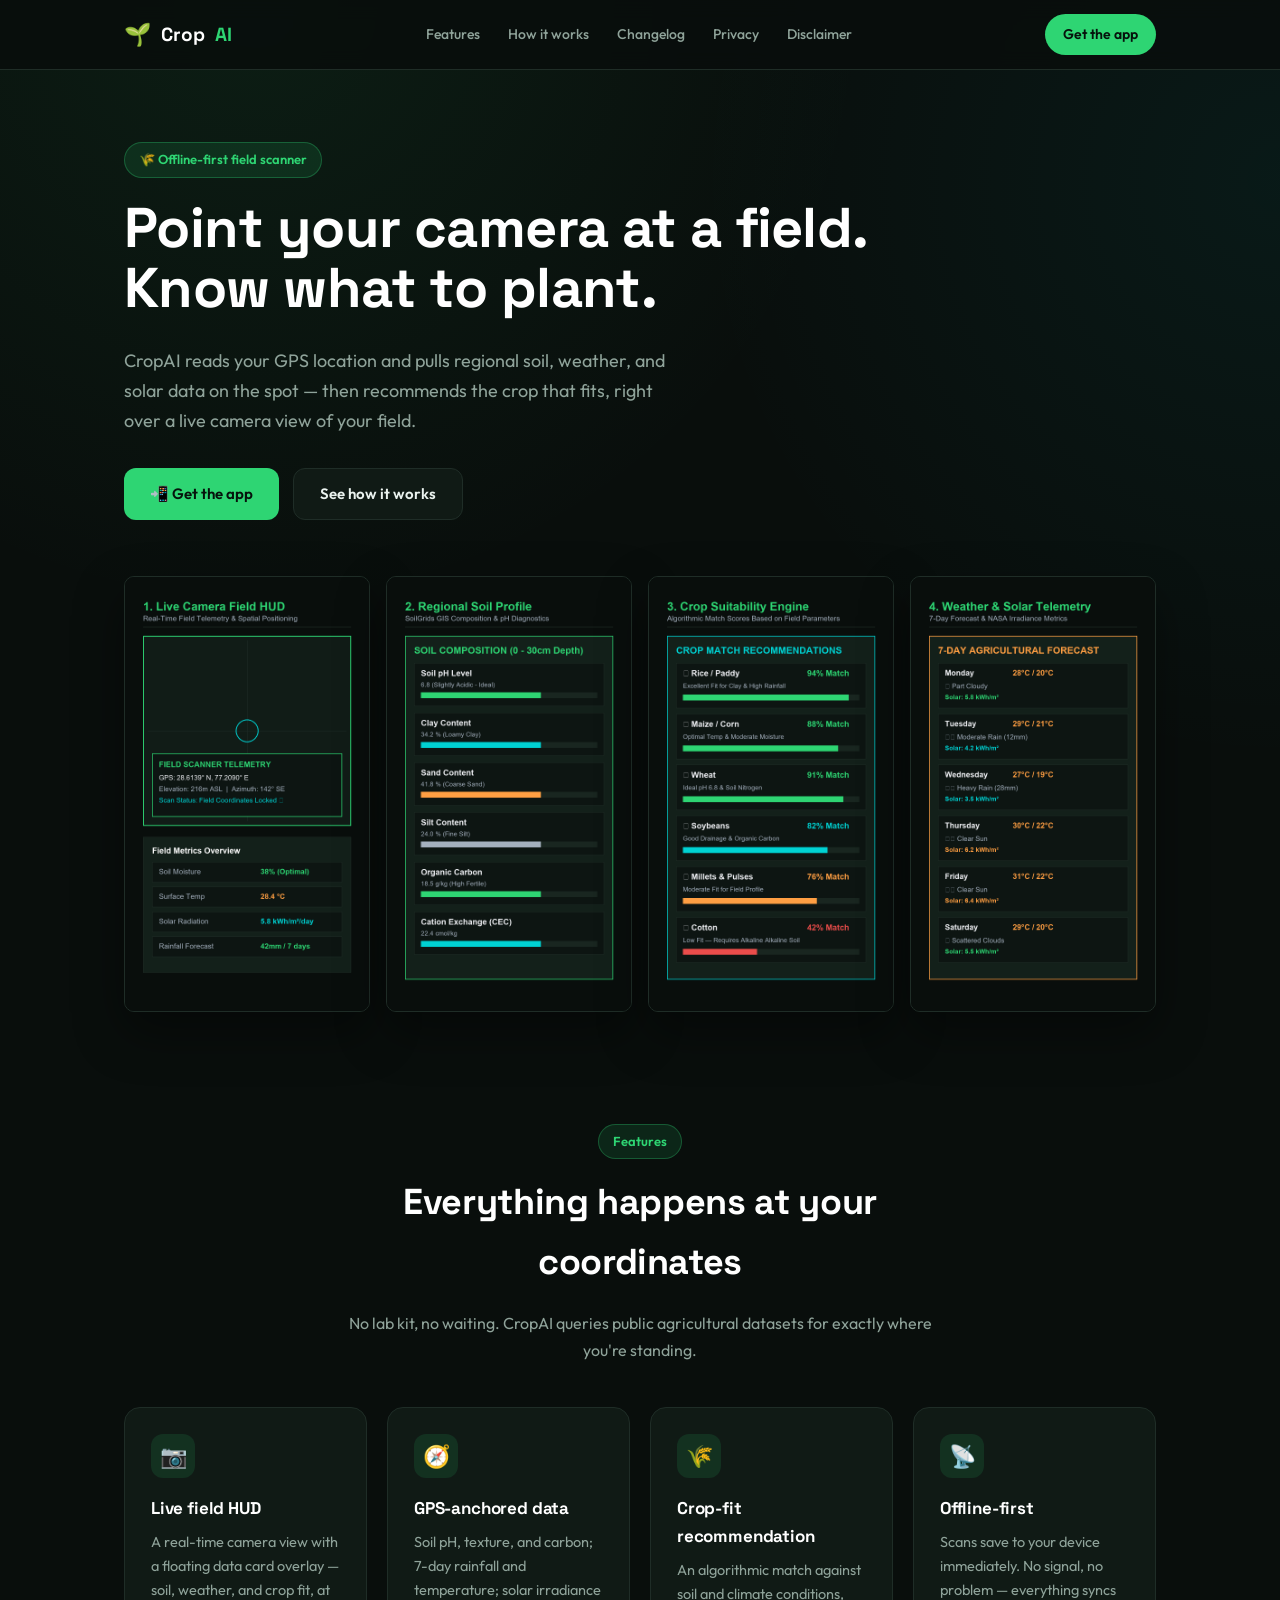
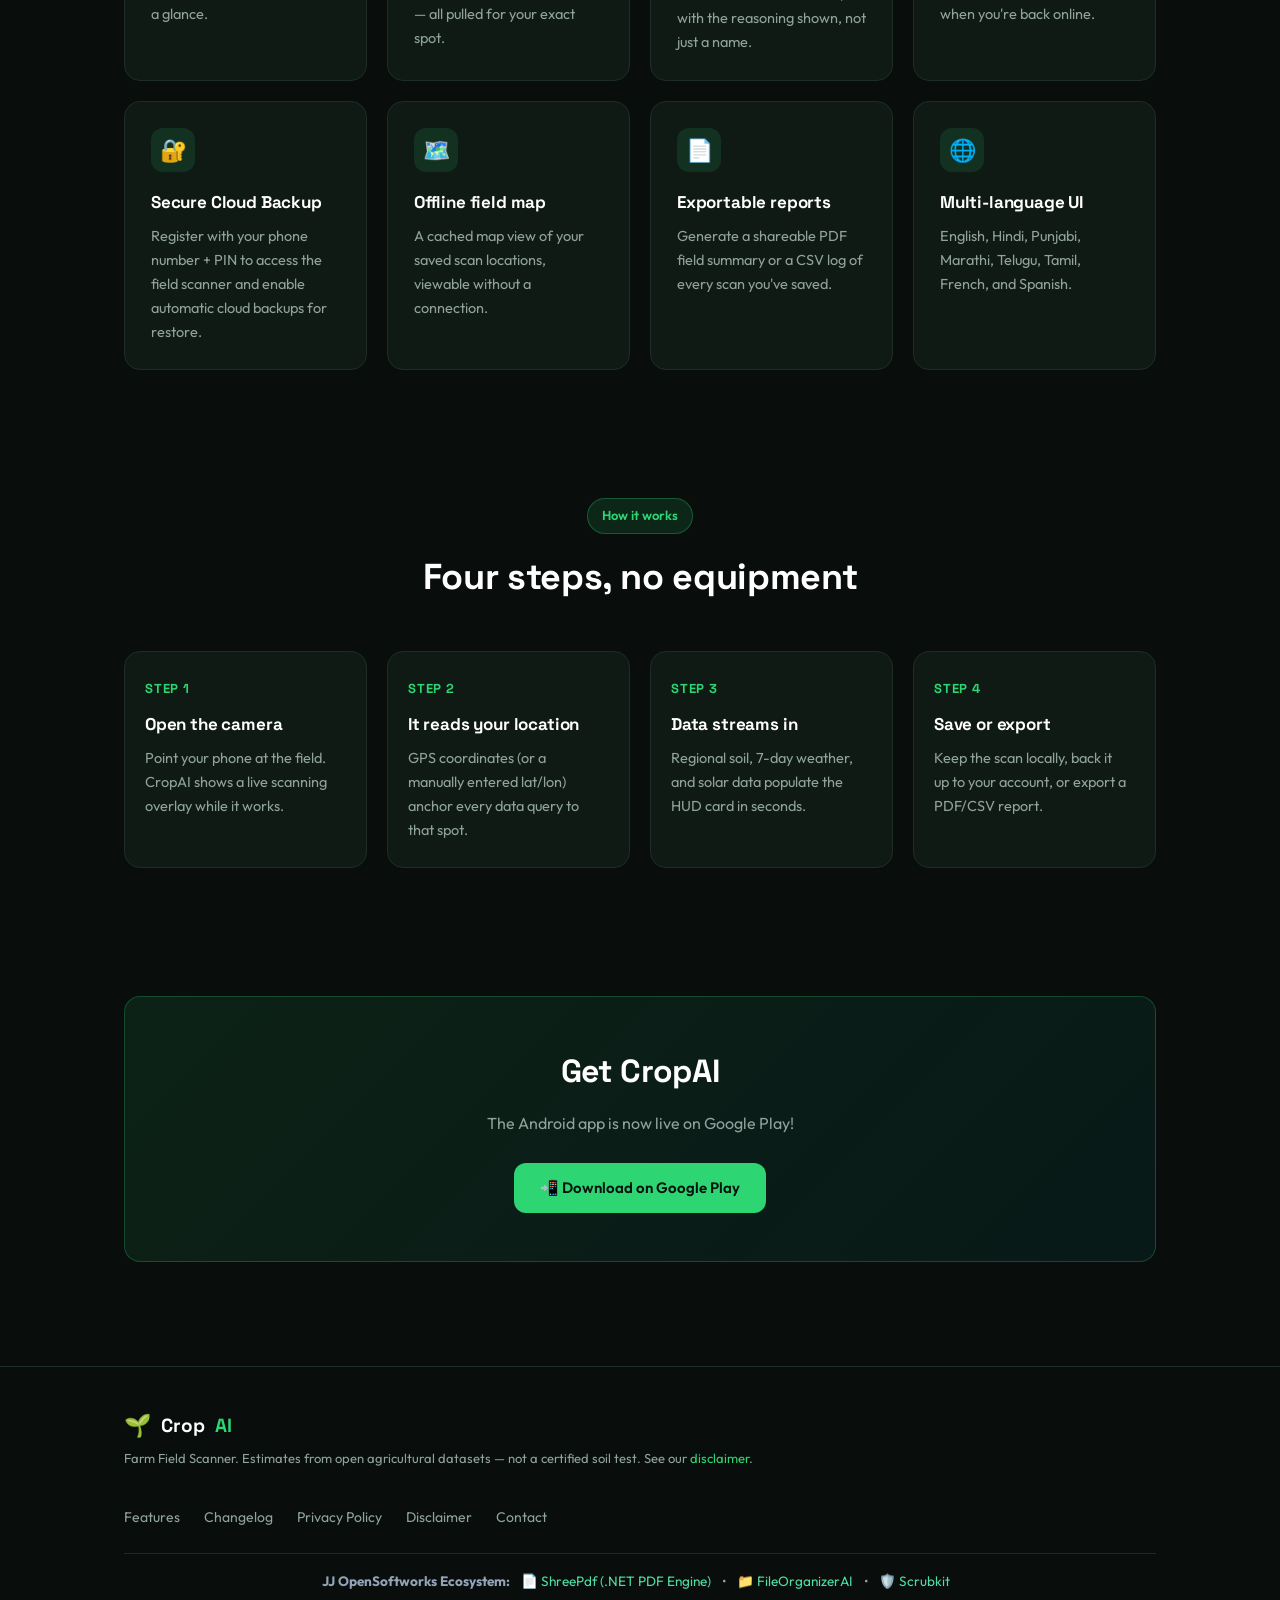
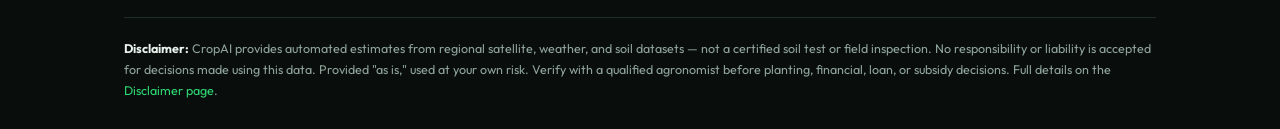
<file: index.html>
<!--
  Copyright (c) 2026 jjopensoftworks-blip. All rights reserved.
-->

<!DOCTYPE html>
<html lang="en">
<head>
<meta charset="UTF-8">
<meta name="viewport" content="width=device-width, initial-scale=1.0">
<meta name="theme-color" content="#090e0c">
<title>CropAI — Point your camera at a field, get soil, weather & crop data</title>
<meta name="description" content="CropAI turns your phone's camera and GPS into a field scanner — instant regional soil, weather, and crop-suitability data, offline-first.">
<meta name="keywords" content="crop ai, farm scanner, soil analysis app, agriculture ai, crop suitability, smart farming android app, offline farm scanner, jj opensoftworks">
<meta name="author" content="JJ OpenSoftworks">
<link rel="canonical" href="https://jjopensoftworks-blip.github.io/CropAIPage/">
<meta name="google-site-verification" content="google909fa6d2d0d9e6a4">

<!-- Anti-AI Scraping & Content Protection Directives -->
<meta name="robots" content="index, follow, max-image-preview:large, max-snippet:-1">
<meta name="tdm-reservation" content="1">
<meta name="robots" content="noai, noimageai">

<meta property="og:type" content="website">
<meta property="og:title" content="CropAI — Farm Field Scanner">
<meta property="og:description" content="Point your camera at a field. Get soil, weather, and crop-fit data for that exact spot.">
<meta property="og:image" content="https://jjopensoftworks-blip.github.io/CropAIPage/assets/feature_graphic.png">
<meta property="og:url" content="https://jjopensoftworks-blip.github.io/CropAIPage/">
<meta name="twitter:card" content="summary_large_image">

<!-- Structured Data (JSON-LD) for Google Rich Search Results -->
<script type="application/ld+json">
{
  "@context": "https://schema.org",
  "@type": "SoftwareApplication",
  "name": "CropAI",
  "operatingSystem": "Android",
  "applicationCategory": "UtilitiesApplication",
  "offers": {
    "@type": "Offer",
    "price": "0",
    "priceCurrency": "USD"
  },
  "description": "Offline-first agricultural field scanner and regional soil/weather analytics tool.",
  "url": "https://jjopensoftworks-blip.github.io/CropAIPage/",
  "author": {
    "@type": "Organization",
    "name": "JJ OpenSoftworks",
    "url": "https://github.com/jjopensoftworks-blip"
  }
}
</script>
<link rel="icon" type="image/svg+xml" href="assets/favicon.svg">
<link rel="preconnect" href="https://fonts.googleapis.com">
<link rel="preconnect" href="https://fonts.gstatic.com" crossorigin>
<link href="https://fonts.googleapis.com/css2?family=Outfit:wght@300;400;500;600;700&family=Space+Grotesk:wght@500;700&display=swap" rel="stylesheet">
<link rel="stylesheet" href="site.css">
</head>
<body>

<nav class="nav">
  <div class="nav-inner">
    <a href="index.html" class="brand"><span class="leaf">🌱</span>Crop<span class="accent">AI</span></a>
    <div class="nav-links">
      <a href="index.html#features">Features</a>
      <a href="index.html#how-it-works">How it works</a>
      <a href="changelog.html">Changelog</a>
      <a href="privacy-policy.html">Privacy</a>
      <a href="disclaimer.html">Disclaimer</a>
    </div>
    <a href="#get-app" class="nav-cta">Get the app</a>
  </div>
</nav>

<header class="hero">
  <div class="container">
    <span class="eyebrow">🌾 Offline-first field scanner</span>
    <h1>Point your camera at a field.<br>Know what to plant.</h1>
    <p class="lede">CropAI reads your GPS location and pulls regional soil, weather, and solar
      data on the spot — then recommends the crop that fits, right over a live camera view of
      your field.</p>
    <div class="hero-actions">
      <a href="#get-app" class="btn btn-primary">📲 Get the app</a>
      <a href="index.html#how-it-works" class="btn btn-secondary">See how it works</a>
    </div>
    <div class="shot-strip">
      <img src="assets/screenshot1.png" alt="CropAI live field scan HUD">
      <img src="assets/screenshot2.png" alt="CropAI soil and weather data card">
      <img src="assets/screenshot3.png" alt="CropAI crop recommendation">
      <img src="assets/screenshot4.png" alt="CropAI saved scan history">
    </div>
  </div>
</header>

<section id="features">
  <div class="container">
    <div class="section-head">
      <span class="eyebrow">Features</span>
      <h2>Everything happens at your coordinates</h2>
      <p>No lab kit, no waiting. CropAI queries public agricultural datasets for exactly where
        you're standing.</p>
    </div>
    <div class="grid grid-4">
      <div class="card">
        <div class="icon">📷</div>
        <h3>Live field HUD</h3>
        <p>A real-time camera view with a floating data card overlay — soil, weather, and crop
          fit, at a glance.</p>
      </div>
      <div class="card">
        <div class="icon">🧭</div>
        <h3>GPS-anchored data</h3>
        <p>Soil pH, texture, and carbon; 7-day rainfall and temperature; solar irradiance — all
          pulled for your exact spot.</p>
      </div>
      <div class="card">
        <div class="icon">🌾</div>
        <h3>Crop-fit recommendation</h3>
        <p>An algorithmic match against soil and climate conditions, with the reasoning shown,
          not just a name.</p>
      </div>
      <div class="card">
        <div class="icon">📡</div>
        <h3>Offline-first</h3>
        <p>Scans save to your device immediately. No signal, no problem — everything syncs when
          you're back online.</p>
      </div>
      <div class="card">
        <div class="icon">🔐</div>
        <h3>Secure Cloud Backup</h3>
        <p>Register with your phone number + PIN to access the field scanner and enable automatic cloud backups for restore.</p>
      </div>
      <div class="card">
        <div class="icon">🗺️</div>
        <h3>Offline field map</h3>
        <p>A cached map view of your saved scan locations, viewable without a connection.</p>
      </div>
      <div class="card">
        <div class="icon">📄</div>
        <h3>Exportable reports</h3>
        <p>Generate a shareable PDF field summary or a CSV log of every scan you've saved.</p>
      </div>
      <div class="card">
        <div class="icon">🌐</div>
        <h3>Multi-language UI</h3>
        <p>English, Hindi, Punjabi, Marathi, Telugu, Tamil, French, and Spanish.</p>
      </div>
    </div>
  </div>
</section>

<section id="how-it-works">
  <div class="container">
    <div class="section-head">
      <span class="eyebrow">How it works</span>
      <h2>Four steps, no equipment</h2>
    </div>
    <div class="grid grid-4 steps">
      <div class="card step">
        <span class="num">STEP 1</span>
        <h3>Open the camera</h3>
        <p>Point your phone at the field. CropAI shows a live scanning overlay while it works.</p>
      </div>
      <div class="card step">
        <span class="num">STEP 2</span>
        <h3>It reads your location</h3>
        <p>GPS coordinates (or a manually entered lat/lon) anchor every data query to that spot.</p>
      </div>
      <div class="card step">
        <span class="num">STEP 3</span>
        <h3>Data streams in</h3>
        <p>Regional soil, 7-day weather, and solar data populate the HUD card in seconds.</p>
      </div>
      <div class="card step">
        <span class="num">STEP 4</span>
        <h3>Save or export</h3>
        <p>Keep the scan locally, back it up to your account, or export a PDF/CSV report.</p>
      </div>
    </div>
  </div>
</section>

<section id="get-app">
  <div class="container">
    <div class="banner">
      <h2>Get CropAI</h2>
      <p>The Android app is now live on Google Play!</p>
      <a href="https://play.google.com/store/apps/details?id=com.cropai.tier" class="btn btn-primary" target="_blank" rel="noopener">📲 Download on Google Play</a>
    </div>
  </div>
</section>

<footer>
  <div class="container">
    <div class="footer-inner">
      <div>
        <div class="brand"><span class="leaf">🌱</span>Crop<span class="accent">AI</span></div>
        <p class="footer-meta">Farm Field Scanner. Estimates from open agricultural datasets —
          not a certified soil test. See our <a href="disclaimer.html">disclaimer</a>.</p>
      </div>
      <div class="footer-links">
        <a href="index.html#features">Features</a>
        <a href="changelog.html">Changelog</a>
        <a href="privacy-policy.html">Privacy Policy</a>
        <a href="disclaimer.html">Disclaimer</a>
        <a href="mailto:jjopensoftworks@gmail.com">Contact</a>
      </div>
    </div>
    <div style="margin-top: 1.5rem; padding-top: 1rem; border-top: 1px solid rgba(255,255,255,0.1); font-size: 0.85rem; color: #94a3b8; text-align: center;">
      <strong>JJ OpenSoftworks Ecosystem:</strong> 
      <a href="https://jjopensoftworks-blip.github.io/ShreePdfPage/" target="_blank" style="color: #4edea3; margin: 0 8px; text-decoration: none;">📄 ShreePdf (.NET PDF Engine)</a> • 
      <a href="https://jjopensoftworks-blip.github.io/FileOrganizerAIPage/" target="_blank" style="color: #4edea3; margin: 0 8px; text-decoration: none;">📁 FileOrganizerAI</a> • 
      <a href="https://jjopensoftworks-blip.github.io/Scrubkit/" target="_blank" style="color: #4edea3; margin: 0 8px; text-decoration: none;">🛡️ Scrubkit</a>
    </div>
    <div class="disclaimer-strip">
      <strong>Disclaimer:</strong> CropAI provides automated estimates from regional satellite,
      weather, and soil datasets — not a certified soil test or field inspection. No
      responsibility or liability is accepted for decisions made using this data. Provided "as
      is," used at your own risk. Verify with a qualified agronomist before planting, financial,
      loan, or subsidy decisions. Full details on the <a href="disclaimer.html">Disclaimer
      page</a>.
    </div>
  </div>
</footer>

</body>
</html>
</file>
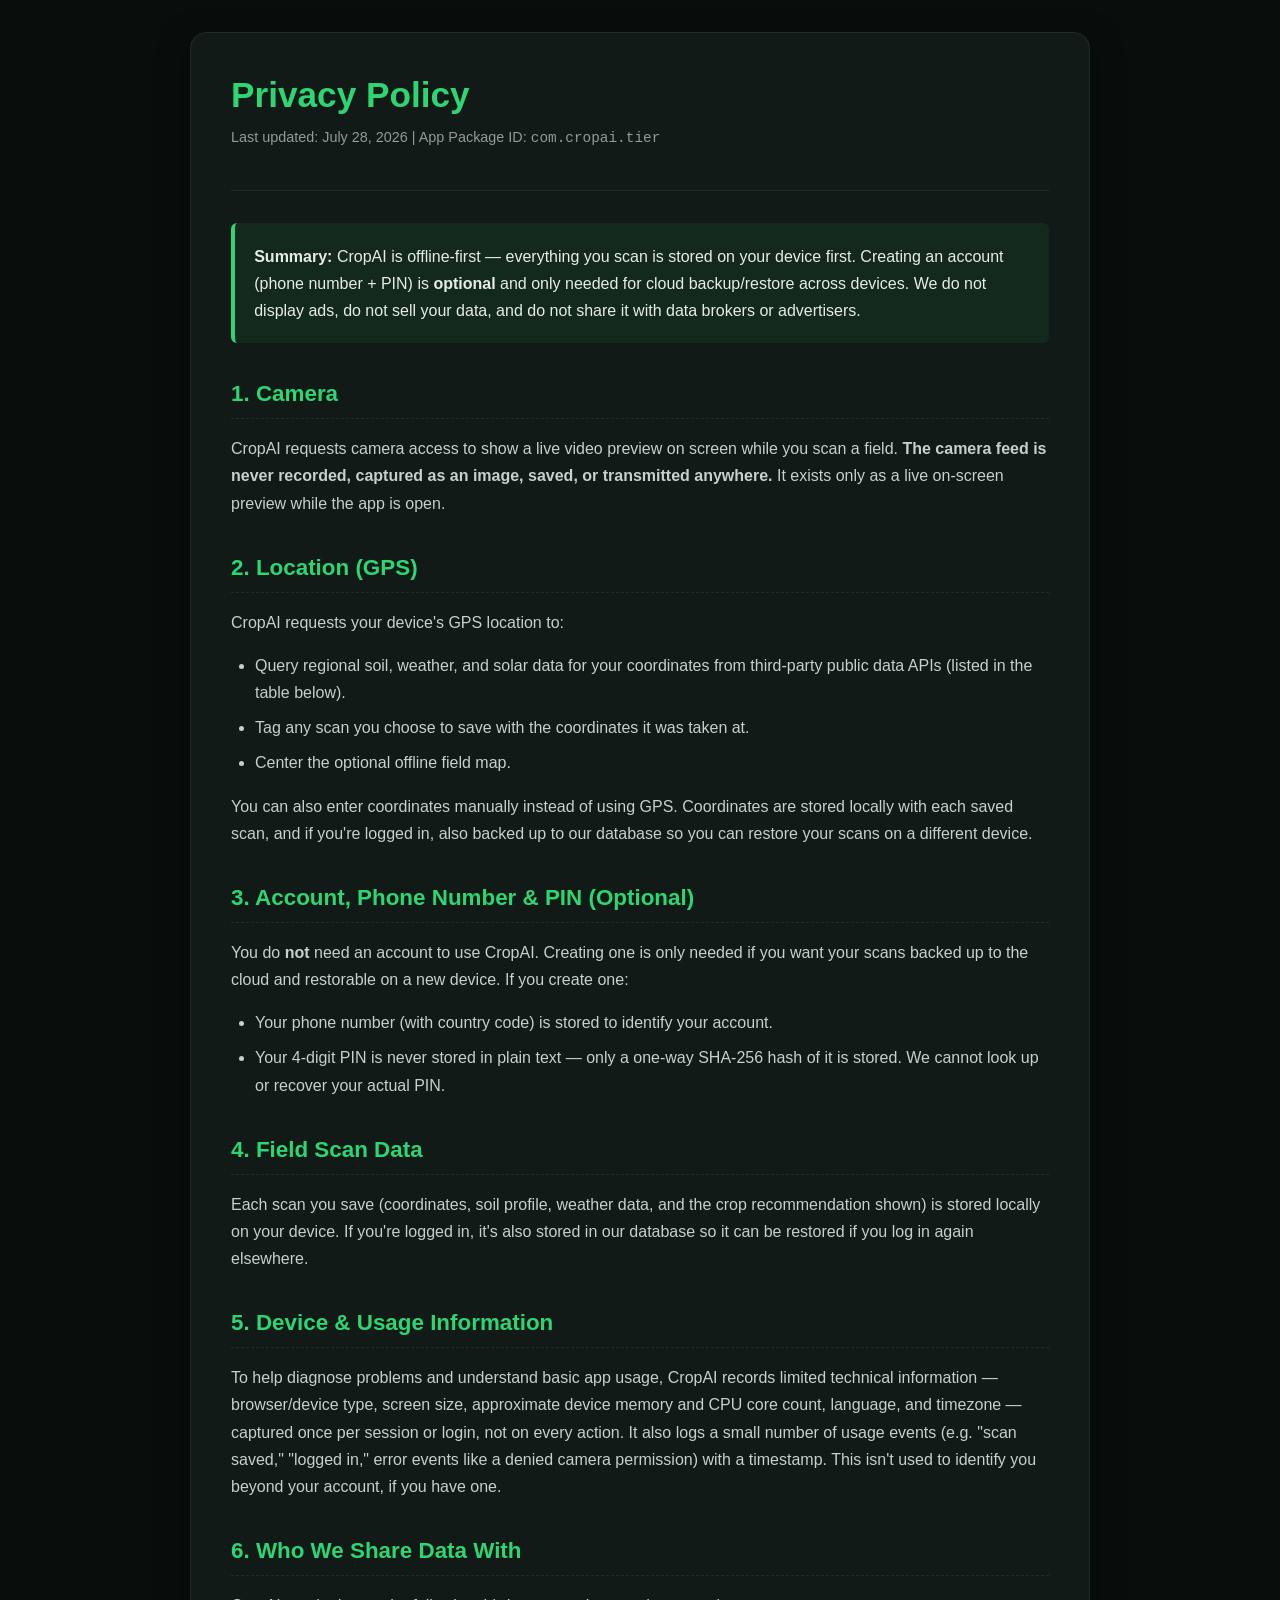
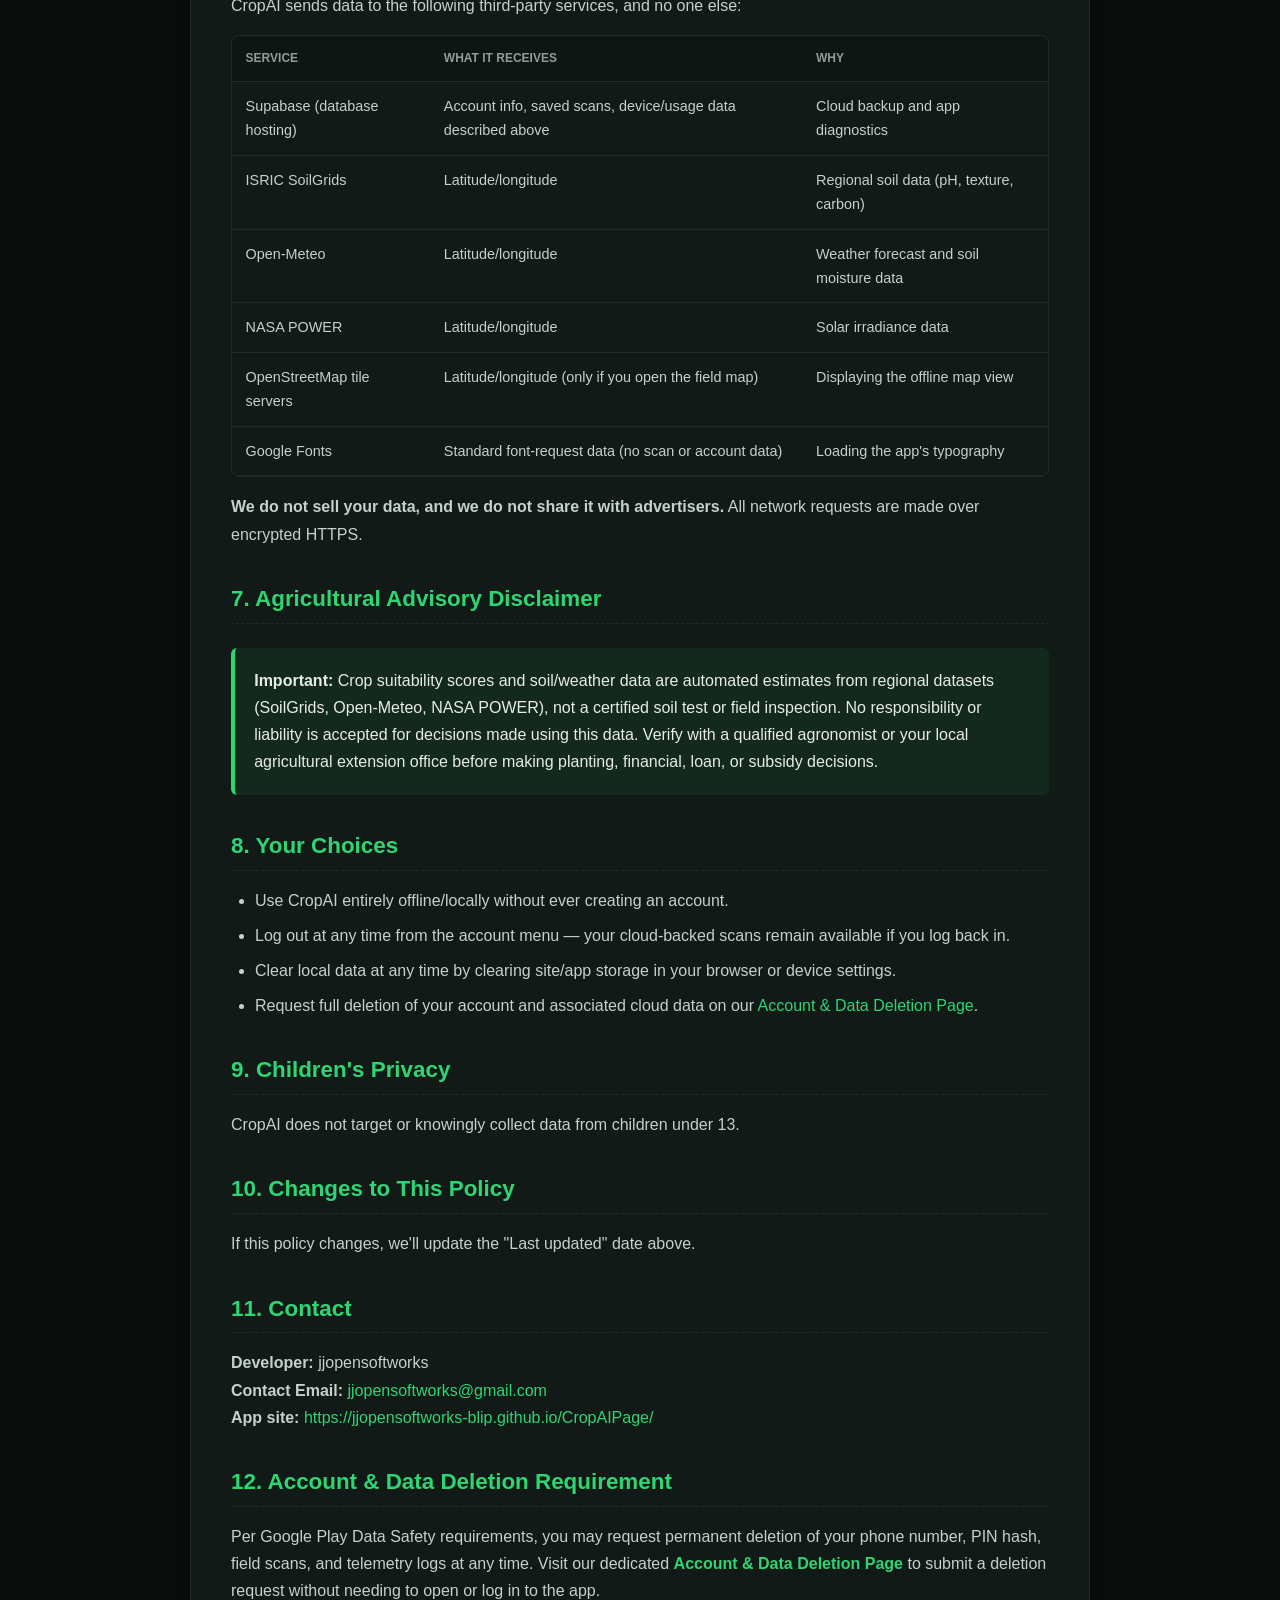
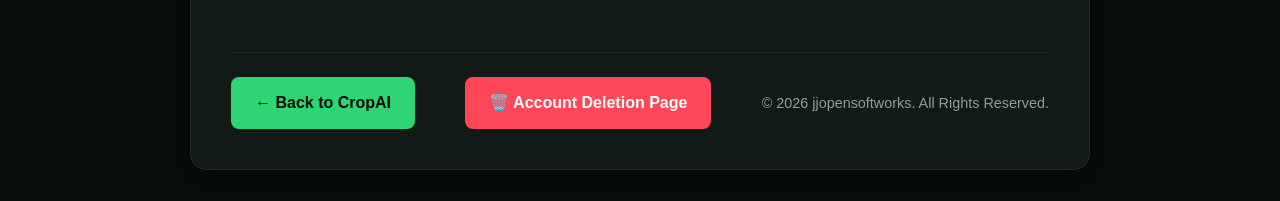
<file: privacypolicy/index.html>
<!--
  Copyright (c) 2026 CropAI / jjopensoftworks

  This Source Code Form is subject to the terms of the Mozilla Public
  License, v. 2.0. If a copy of the MPL was not distributed with this
  file, You can obtain one at https://mozilla.org/MPL/2.0/.
-->

<!DOCTYPE html>
<html lang="en">

<head>
  <meta charset="UTF-8">
  <meta name="viewport" content="width=device-width, initial-scale=1.0">
  <title>Privacy Policy — CropAI</title>
  <meta name="description"
    content="Privacy Policy for CropAI — Farm Field Scanner: what data is collected, why, and who it's shared with.">
  <link rel="icon" type="image/svg+xml" href="../assets/logo.svg">
  <style>
    :root {
      --bg-dark: #090E0C;
      --card-bg: #111A16;
      --accent-green: #2ed573;
      --text-main: #E8ECE9;
      --text-muted: #8F9D96;
      --border-color: #1F2D27;
    }

    * {
      box-sizing: border-box;
      margin: 0;
      padding: 0;
    }

    body {
      font-family: -apple-system, BlinkMacSystemFont, 'Segoe UI', Roboto, Oxygen, Ubuntu, Cantarell, sans-serif;
      background-color: var(--bg-dark);
      color: var(--text-main);
      line-height: 1.7;
      padding: 2rem 1rem;
    }

    .container {
      max-width: 900px;
      margin: 0 auto;
      background: var(--card-bg);
      border: 1px solid var(--border-color);
      border-radius: 16px;
      padding: 2.5rem;
      box-shadow: 0 10px 30px rgba(0, 0, 0, 0.5);
    }

    .header {
      border-bottom: 1px solid var(--border-color);
      padding-bottom: 1.5rem;
      margin-bottom: 2rem;
    }

    h1 {
      font-size: 2.2rem;
      color: var(--accent-green);
      margin-bottom: 0.5rem;
      line-height: 1.25;
    }

    .meta {
      color: var(--text-muted);
      font-size: 0.9rem;
      word-break: break-word;
    }

    h2 {
      font-size: 1.4rem;
      color: var(--accent-green);
      margin-top: 2rem;
      margin-bottom: 1rem;
      border-bottom: 1px dashed var(--border-color);
      padding-bottom: 0.3rem;
    }

    p,
    li {
      color: #C5D1CB;
      margin-bottom: 1rem;
      word-wrap: break-word;
    }

    ul {
      margin-left: 1.5rem;
      margin-bottom: 1rem;
    }

    li {
      margin-bottom: 0.5rem;
    }

    .highlight-box {
      background: rgba(46, 213, 115, 0.08);
      border-left: 4px solid var(--accent-green);
      padding: 1.2rem;
      border-radius: 6px;
      margin: 1.5rem 0;
    }

    .table-responsive {
      width: 100%;
      overflow-x: auto;
      -webkit-overflow-scrolling: touch;
      margin: 1rem 0;
      border: 1px solid var(--border-color);
      border-radius: 8px;
    }

    table {
      width: 100%;
      min-width: 500px;
      border-collapse: collapse;
      font-size: 0.9rem;
    }

    th,
    td {
      text-align: left;
      padding: 0.75rem 0.85rem;
      border-bottom: 1px solid var(--border-color);
      vertical-align: top;
      color: #C5D1CB;
    }

    th {
      color: var(--text-muted);
      font-weight: 600;
      text-transform: uppercase;
      font-size: 0.75rem;
      background: rgba(0, 0, 0, 0.2);
    }

    a {
      color: var(--accent-green);
      text-decoration: none;
    }

    a:hover {
      text-decoration: underline;
    }

    .footer-nav {
      margin-top: 3rem;
      padding-top: 1.5rem;
      border-top: 1px solid var(--border-color);
      display: flex;
      justify-content: space-between;
      align-items: center;
      flex-wrap: wrap;
      gap: 1rem;
    }

    .btn {
      display: inline-flex;
      align-items: center;
      justify-content: center;
      background: var(--accent-green);
      color: #050B08;
      padding: 0.75rem 1.5rem;
      border-radius: 8px;
      font-weight: 600;
      text-decoration: none;
    }

    @media (max-width: 640px) {
      body {
        padding: 1rem 0.5rem;
      }

      .container {
        padding: 1.25rem 1rem;
        border-radius: 12px;
      }

      h1 {
        font-size: 1.6rem;
      }

      h2 {
        font-size: 1.2rem;
      }

      .footer-nav {
        flex-direction: column;
        align-items: stretch;
        text-align: center;
      }

      .btn {
        width: 100%;
      }
    }
  </style>
</head>

<body>

  <div class="container">
    <div class="header">
      <h1>Privacy Policy</h1>
      <p class="meta">Last updated: July 28, 2026 | App Package ID: <code>com.cropai.tier</code></p>
    </div>

    <div class="highlight-box">
      <strong>Summary:</strong> CropAI is offline-first — everything you scan is stored on your
      device first. Creating an account (phone number + PIN) is <strong>optional</strong> and only
      needed for cloud backup/restore across devices. We do not display ads, do not sell your data,
      and do not share it with data brokers or advertisers.
    </div>

    <h2>1. Camera</h2>
    <p>
      CropAI requests camera access to show a live video preview on screen while you scan a field.
      <strong>The camera feed is never recorded, captured as an image, saved, or transmitted
        anywhere.</strong> It exists only as a live on-screen preview while the app is open.
    </p>

    <h2>2. Location (GPS)</h2>
    <p>CropAI requests your device's GPS location to:</p>
    <ul>
      <li>Query regional soil, weather, and solar data for your coordinates from third-party public data APIs (listed in
        the table below).</li>
      <li>Tag any scan you choose to save with the coordinates it was taken at.</li>
      <li>Center the optional offline field map.</li>
    </ul>
    <p>
      You can also enter coordinates manually instead of using GPS. Coordinates are stored locally
      with each saved scan, and if you're logged in, also backed up to our database so you can
      restore your scans on a different device.
    </p>

    <h2>3. Account, Phone Number & PIN (Optional)</h2>
    <p>
      You do <strong>not</strong> need an account to use CropAI. Creating one is only needed if you
      want your scans backed up to the cloud and restorable on a new device. If you create one:
    </p>
    <ul>
      <li>Your phone number (with country code) is stored to identify your account.</li>
      <li>Your 4-digit PIN is never stored in plain text — only a one-way SHA-256 hash of it is stored. We cannot look
        up or recover your actual PIN.</li>
    </ul>

    <h2>4. Field Scan Data</h2>
    <p>
      Each scan you save (coordinates, soil profile, weather data, and the crop recommendation
      shown) is stored locally on your device. If you're logged in, it's also stored in our
      database so it can be restored if you log in again elsewhere.
    </p>

    <h2>5. Device & Usage Information</h2>
    <p>
      To help diagnose problems and understand basic app usage, CropAI records limited technical
      information — browser/device type, screen size, approximate device memory and CPU core
      count, language, and timezone — captured once per session or login, not on every action. It
      also logs a small number of usage events (e.g. "scan saved," "logged in," error events like a
      denied camera permission) with a timestamp. This isn't used to identify you beyond your
      account, if you have one.
    </p>

    <h2>6. Who We Share Data With</h2>
    <p>CropAI sends data to the following third-party services, and no one else:</p>
    <div class="table-responsive">
      <table>
        <tr>
          <th>Service</th>
          <th>What it receives</th>
          <th>Why</th>
        </tr>
        <tr>
          <td>Supabase (database hosting)</td>
          <td>Account info, saved scans, device/usage data described above</td>
          <td>Cloud backup and app diagnostics</td>
        </tr>
        <tr>
          <td>ISRIC SoilGrids</td>
          <td>Latitude/longitude</td>
          <td>Regional soil data (pH, texture, carbon)</td>
        </tr>
        <tr>
          <td>Open-Meteo</td>
          <td>Latitude/longitude</td>
          <td>Weather forecast and soil moisture data</td>
        </tr>
        <tr>
          <td>NASA POWER</td>
          <td>Latitude/longitude</td>
          <td>Solar irradiance data</td>
        </tr>
        <tr>
          <td>OpenStreetMap tile servers</td>
          <td>Latitude/longitude (only if you open the field map)</td>
          <td>Displaying the offline map view</td>
        </tr>
        <tr>
          <td>Google Fonts</td>
          <td>Standard font-request data (no scan or account data)</td>
          <td>Loading the app's typography</td>
        </tr>
      </table>
    </div>
    <p><strong>We do not sell your data, and we do not share it with advertisers.</strong> All network requests are made
      over encrypted HTTPS.</p>

    <h2>7. Agricultural Advisory Disclaimer</h2>
    <div class="highlight-box">
      <strong>Important:</strong> Crop suitability scores and soil/weather data are automated
      estimates from regional datasets (SoilGrids, Open-Meteo, NASA POWER), not a certified soil
      test or field inspection. No responsibility or liability is accepted for decisions made using
      this data. Verify with a qualified agronomist or your local agricultural extension office
      before making planting, financial, loan, or subsidy decisions.
    </div>

    <h2>8. Your Choices</h2>
    <ul>
      <li>Use CropAI entirely offline/locally without ever creating an account.</li>
      <li>Log out at any time from the account menu — your cloud-backed scans remain available if you log back in.</li>
      <li>Clear local data at any time by clearing site/app storage in your browser or device settings.</li>
      <li>Request full deletion of your account and associated cloud data on our <a href="delete-account.html">Account
          &amp; Data Deletion Page</a>.</li>
    </ul>

    <h2>9. Children's Privacy</h2>
    <p>CropAI does not target or knowingly collect data from children under 13.</p>

    <h2>10. Changes to This Policy</h2>
    <p>If this policy changes, we'll update the "Last updated" date above.</p>

    <h2>11. Contact</h2>
    <p>
      <strong>Developer:</strong> jjopensoftworks<br>
      <strong>Contact Email:</strong> <a href="mailto:jjopensoftworks@gmail.com">jjopensoftworks@gmail.com</a><br>
      <strong>App site:</strong> <a
        href="https://jjopensoftworks-blip.github.io/CropAIPage/">https://jjopensoftworks-blip.github.io/CropAIPage/</a>
    </p>

    <h2>12. Account &amp; Data Deletion Requirement</h2>
    <p>
      Per Google Play Data Safety requirements, you may request permanent deletion of your phone number, PIN hash, field
      scans, and telemetry logs at any time. Visit our dedicated <a href="delete-account.html"><strong>Account &amp;
          Data Deletion Page</strong></a> to submit a deletion request without needing to open or log in to the app.
    </p>

    <div class="footer-nav">
      <a href="../index.html" class="btn">← Back to CropAI</a>
      <a href="delete-account.html" class="btn" style="background:#ff4757; color:#fff;">🗑️ Account Deletion Page</a>
      <span class="meta">© 2026 jjopensoftworks. All Rights Reserved.</span>
    </div>
  </div>

</body>

</html>
</file>
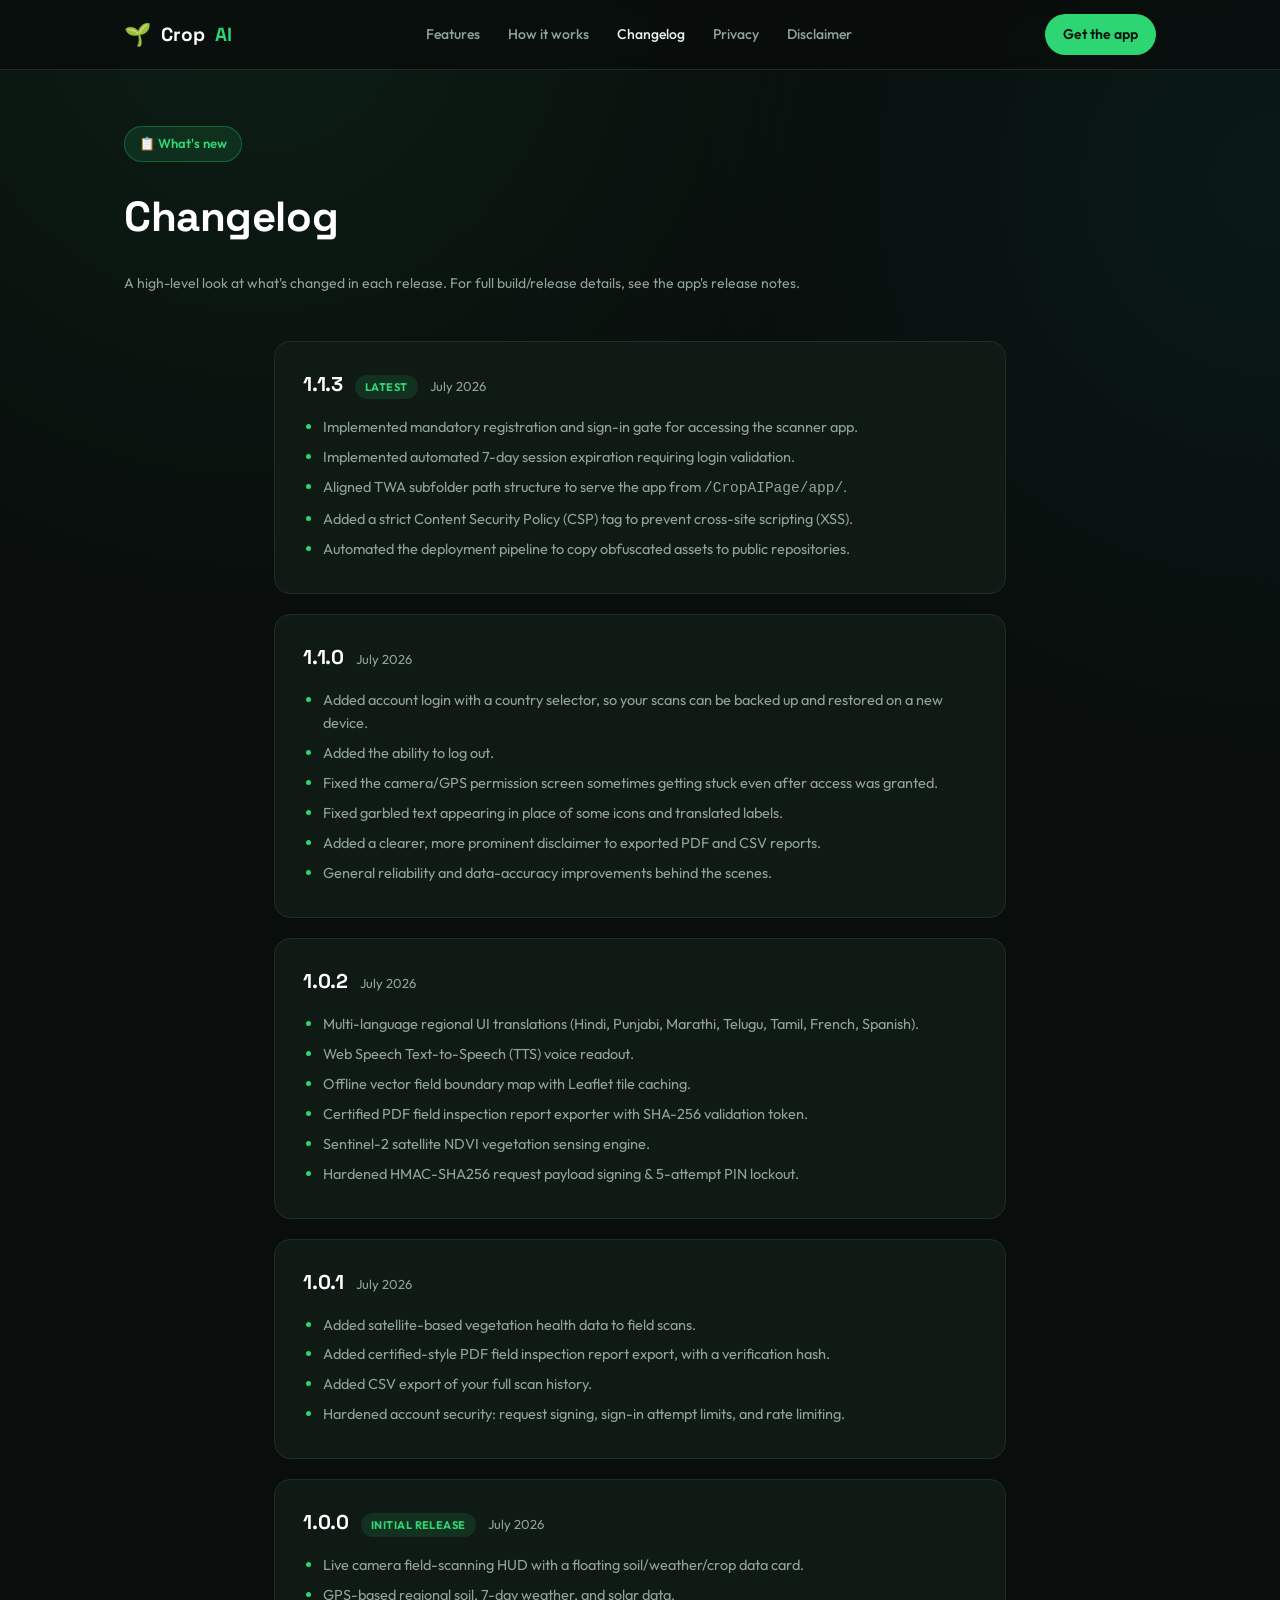
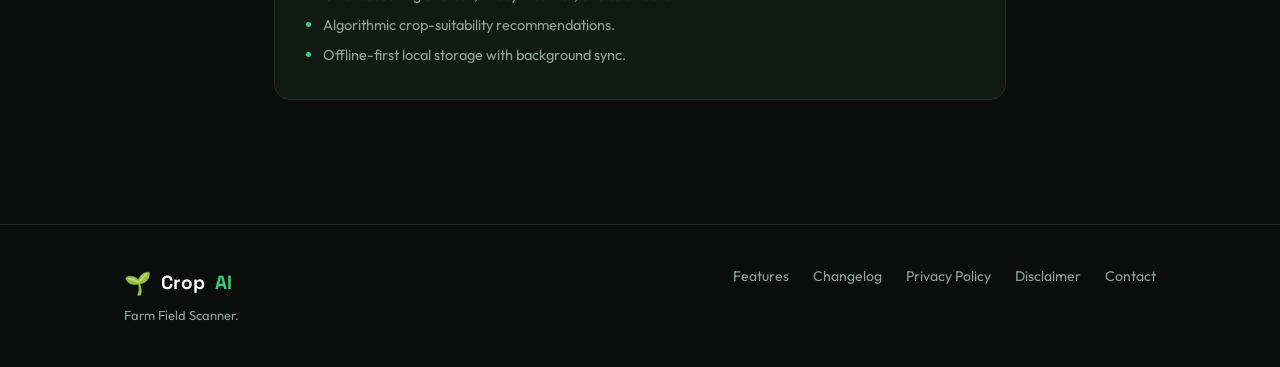
<file: changelog.html>
<!--
  Copyright (c) 2026 jjopensoftworks-blip. All rights reserved.
-->

<!DOCTYPE html>
<html lang="en">
<head>
<meta charset="UTF-8">
<meta name="viewport" content="width=device-width, initial-scale=1.0">
<meta name="theme-color" content="#090e0c">
<title>Changelog — CropAI</title>
<link rel="icon" type="image/svg+xml" href="assets/favicon.svg">
<link rel="preconnect" href="https://fonts.googleapis.com">
<link rel="preconnect" href="https://fonts.gstatic.com" crossorigin>
<link href="https://fonts.googleapis.com/css2?family=Outfit:wght@300;400;500;600;700&family=Space+Grotesk:wght@500;700&display=swap" rel="stylesheet">
<link rel="stylesheet" href="site.css">
</head>
<body>

<nav class="nav">
  <div class="nav-inner">
    <a href="index.html" class="brand"><span class="leaf">🌱</span>Crop<span class="accent">AI</span></a>
    <div class="nav-links">
      <a href="index.html#features">Features</a>
      <a href="index.html#how-it-works">How it works</a>
      <a href="changelog.html" class="active">Changelog</a>
      <a href="privacy-policy.html">Privacy</a>
      <a href="disclaimer.html">Disclaimer</a>
    </div>
    <a href="index.html#get-app" class="nav-cta">Get the app</a>
  </div>
</nav>

<header class="page-hero">
  <div class="container">
    <span class="eyebrow">📋 What's new</span>
    <h1>Changelog</h1>
    <p class="meta">A high-level look at what's changed in each release. For full build/release
      details, see the app's release notes.</p>
  </div>
</header>

<section style="padding-top: 0;">
  <div class="container" style="max-width: 780px;">

    <div class="version">
      <div class="version-head">
        <h3>1.1.3</h3>
        <span class="tag">Latest</span>
        <span class="date">July 2026</span>
      </div>
      <ul>
        <li>Implemented mandatory registration and sign-in gate for accessing the scanner app.</li>
        <li>Implemented automated 7-day session expiration requiring login validation.</li>
        <li>Aligned TWA subfolder path structure to serve the app from <code>/CropAIPage/app/</code>.</li>
        <li>Added a strict Content Security Policy (CSP) tag to prevent cross-site scripting (XSS).</li>
        <li>Automated the deployment pipeline to copy obfuscated assets to public repositories.</li>
      </ul>
    </div>

    <div class="version">
      <div class="version-head">
        <h3>1.1.0</h3>
        <span class="date">July 2026</span>
      </div>
      <ul>
        <li>Added account login with a country selector, so your scans can be backed up and restored on a new device.</li>
        <li>Added the ability to log out.</li>
        <li>Fixed the camera/GPS permission screen sometimes getting stuck even after access was granted.</li>
        <li>Fixed garbled text appearing in place of some icons and translated labels.</li>
        <li>Added a clearer, more prominent disclaimer to exported PDF and CSV reports.</li>
        <li>General reliability and data-accuracy improvements behind the scenes.</li>
      </ul>
    </div>

    <div class="version">
      <div class="version-head">
        <h3>1.0.2</h3>
        <span class="date">July 2026</span>
      </div>
      <ul>
        <li>Multi-language regional UI translations (Hindi, Punjabi, Marathi, Telugu, Tamil, French, Spanish).</li>
        <li>Web Speech Text-to-Speech (TTS) voice readout.</li>
        <li>Offline vector field boundary map with Leaflet tile caching.</li>
        <li>Certified PDF field inspection report exporter with SHA-256 validation token.</li>
        <li>Sentinel-2 satellite NDVI vegetation sensing engine.</li>
        <li>Hardened HMAC-SHA256 request payload signing &amp; 5-attempt PIN lockout.</li>
      </ul>
    </div>

    <div class="version">
      <div class="version-head">
        <h3>1.0.1</h3>
        <span class="date">July 2026</span>
      </div>
      <ul>
        <li>Added satellite-based vegetation health data to field scans.</li>
        <li>Added certified-style PDF field inspection report export, with a verification hash.</li>
        <li>Added CSV export of your full scan history.</li>
        <li>Hardened account security: request signing, sign-in attempt limits, and rate limiting.</li>
      </ul>
    </div>

    <div class="version">
      <div class="version-head">
        <h3>1.0.0</h3>
        <span class="tag">Initial release</span>
        <span class="date">July 2026</span>
      </div>
      <ul>
        <li>Live camera field-scanning HUD with a floating soil/weather/crop data card.</li>
        <li>GPS-based regional soil, 7-day weather, and solar data.</li>
        <li>Algorithmic crop-suitability recommendations.</li>
        <li>Offline-first local storage with background sync.</li>
      </ul>
    </div>

  </div>
</section>

<footer>
  <div class="container">
    <div class="footer-inner">
      <div>
        <div class="brand"><span class="leaf">🌱</span>Crop<span class="accent">AI</span></div>
        <p class="footer-meta">Farm Field Scanner.</p>
      </div>
      <div class="footer-links">
        <a href="index.html#features">Features</a>
        <a href="changelog.html">Changelog</a>
        <a href="privacy-policy.html">Privacy Policy</a>
        <a href="disclaimer.html">Disclaimer</a>
        <a href="mailto:jjopensoftworks@gmail.com">Contact</a>
      </div>
    </div>
  </div>
</footer>

</body>
</html>
</file>
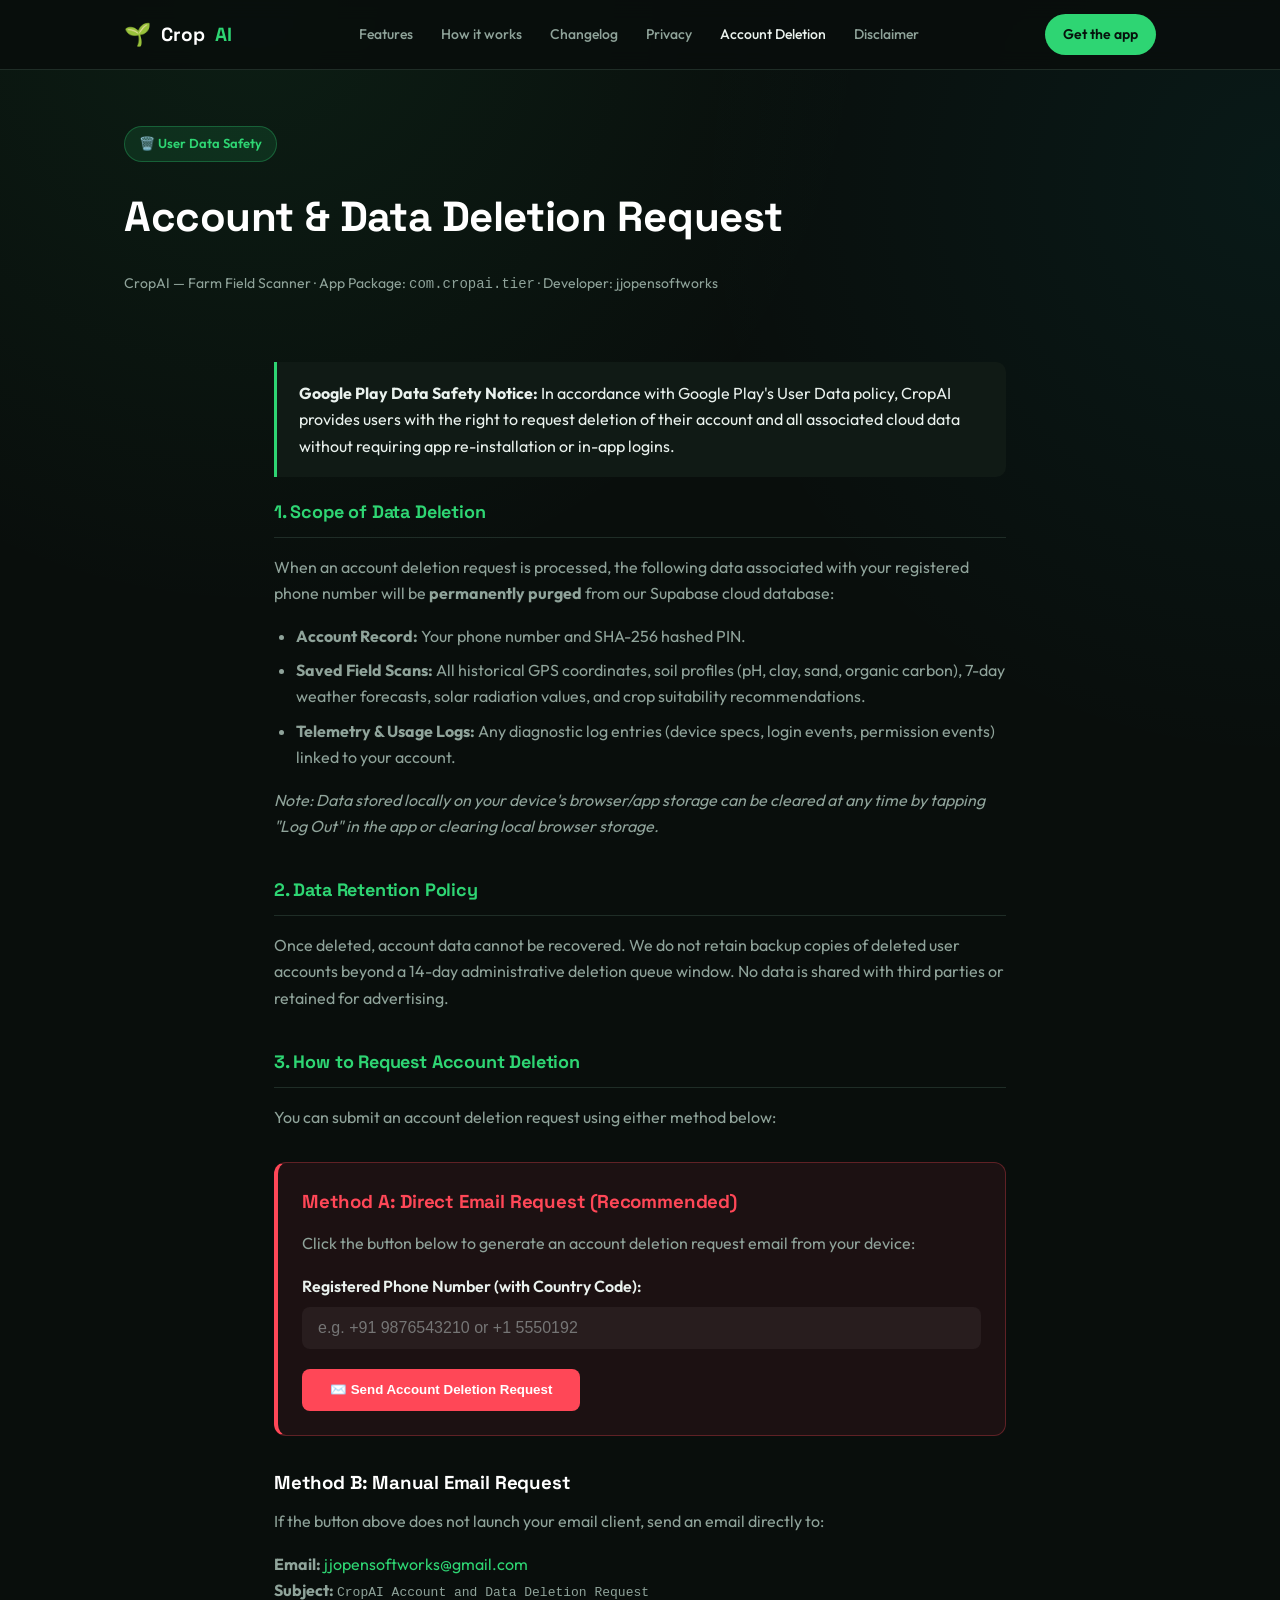
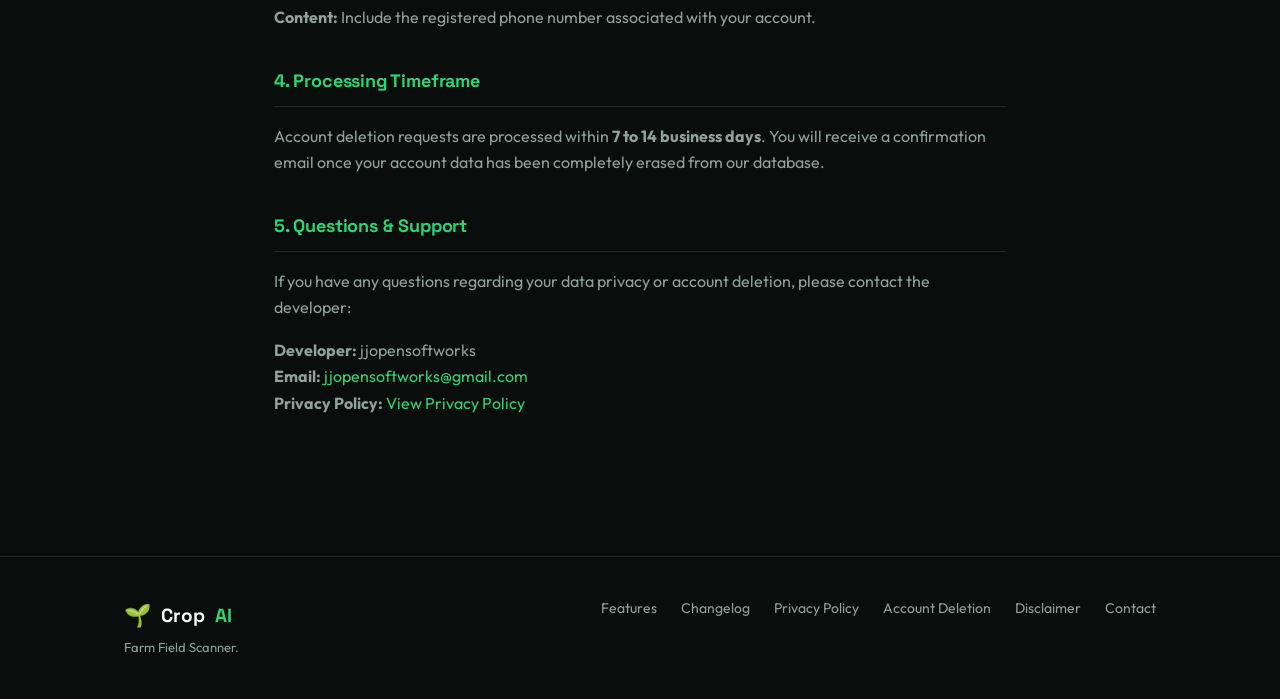
<file: delete-account.html>
<!--
  Copyright (c) 2026 jjopensoftworks-blip. All rights reserved.
-->

<!DOCTYPE html>
<html lang="en">
<head>
<meta charset="UTF-8">
<meta name="viewport" content="width=device-width, initial-scale=1.0">
<meta name="theme-color" content="#090e0c">
<title>Account & Data Deletion Request — CropAI</title>
<meta name="description" content="Request deletion of your CropAI account, phone number, saved field scans, and associated cloud data.">
<link rel="icon" type="image/svg+xml" href="assets/favicon.svg">
<link rel="preconnect" href="https://fonts.googleapis.com">
<link rel="preconnect" href="https://fonts.gstatic.com" crossorigin>
<link href="https://fonts.googleapis.com/css2?family=Outfit:wght@300;400;500;600;700&family=Space+Grotesk:wght@500;700&display=swap" rel="stylesheet">
<link rel="stylesheet" href="site.css">
<style>
  .deletion-box {
    background: rgba(255, 71, 87, 0.08);
    border: 1px solid rgba(255, 71, 87, 0.3);
    border-left: 4px solid #ff4757;
    padding: 1.5rem;
    border-radius: 12px;
    margin: 2rem 0;
  }
  .form-group {
    margin-bottom: 1.25rem;
  }
  .form-group label {
    display: block;
    font-weight: 600;
    margin-bottom: 0.5rem;
    color: var(--text-main);
  }
  .form-control {
    width: 100%;
    padding: 0.75rem 1rem;
    background: rgba(255,255,255,0.05);
    border: 1px solid var(--border-color);
    border-radius: 8px;
    color: var(--text-main);
    font-size: 1rem;
  }
  .btn-danger {
    background: #ff4757;
    color: #ffffff;
    font-weight: 600;
    padding: 0.85rem 1.75rem;
    border: none;
    border-radius: 8px;
    cursor: pointer;
    text-decoration: none;
    display: inline-block;
    transition: background 0.2s;
  }
  .btn-danger:hover {
    background: #ff6b81;
  }
</style>
</head>
<body>

<nav class="nav">
  <div class="nav-inner">
    <a href="index.html" class="brand"><span class="leaf">🌱</span>Crop<span class="accent">AI</span></a>
    <div class="nav-links">
      <a href="index.html#features">Features</a>
      <a href="index.html#how-it-works">How it works</a>
      <a href="changelog.html">Changelog</a>
      <a href="privacy-policy.html">Privacy</a>
      <a href="delete-account.html" class="active">Account Deletion</a>
      <a href="disclaimer.html">Disclaimer</a>
    </div>
    <a href="index.html#get-app" class="nav-cta">Get the app</a>
  </div>
</nav>

<header class="page-hero">
  <div class="container">
    <span class="eyebrow">🗑️ User Data Safety</span>
    <h1>Account &amp; Data Deletion Request</h1>
    <p class="meta">CropAI — Farm Field Scanner · App Package: <code>com.cropai.tier</code> · Developer: jjopensoftworks</p>
  </div>
</header>

<section style="padding-top: 0;">
  <div class="container" style="max-width: 780px;">

    <div class="callout">
      <strong>Google Play Data Safety Notice:</strong> In accordance with Google Play's User Data policy, CropAI provides users with the right to request deletion of their account and all associated cloud data without requiring app re-installation or in-app logins.
    </div>

    <div class="doc-section">
      <h2>1. Scope of Data Deletion</h2>
      <p>When an account deletion request is processed, the following data associated with your registered phone number will be <strong>permanently purged</strong> from our Supabase cloud database:</p>
      <ul>
        <li><strong>Account Record:</strong> Your phone number and SHA-256 hashed PIN.</li>
        <li><strong>Saved Field Scans:</strong> All historical GPS coordinates, soil profiles (pH, clay, sand, organic carbon), 7-day weather forecasts, solar radiation values, and crop suitability recommendations.</li>
        <li><strong>Telemetry &amp; Usage Logs:</strong> Any diagnostic log entries (device specs, login events, permission events) linked to your account.</li>
      </ul>
      <p><em>Note: Data stored locally on your device's browser/app storage can be cleared at any time by tapping "Log Out" in the app or clearing local browser storage.</em></p>
    </div>

    <div class="doc-section">
      <h2>2. Data Retention Policy</h2>
      <p>Once deleted, account data cannot be recovered. We do not retain backup copies of deleted user accounts beyond a 14-day administrative deletion queue window. No data is shared with third parties or retained for advertising.</p>
    </div>

    <div class="doc-section">
      <h2>3. How to Request Account Deletion</h2>
      <p>You can submit an account deletion request using either method below:</p>

      <div class="deletion-box">
        <h3 style="color: #ff4757; margin-bottom: 0.75rem;">Method A: Direct Email Request (Recommended)</h3>
        <p style="margin-bottom: 1rem;">Click the button below to generate an account deletion request email from your device:</p>
        
        <form id="deletion-form" onsubmit="handleDeletionSubmit(event)">
          <div class="form-group">
            <label for="phone-input">Registered Phone Number (with Country Code):</label>
            <input type="text" id="phone-input" class="form-control" placeholder="e.g. +91 9876543210 or +1 5550192" required>
          </div>
          <button type="submit" class="btn-danger">✉️ Send Account Deletion Request</button>
        </form>
      </div>

      <div class="doc-section">
        <h3>Method B: Manual Email Request</h3>
        <p>If the button above does not launch your email client, send an email directly to:</p>
        <p>
          <strong>Email:</strong> <a href="mailto:jjopensoftworks@gmail.com?subject=CropAI%20Account%20and%20Data%20Deletion%20Request">jjopensoftworks@gmail.com</a><br>
          <strong>Subject:</strong> <code>CropAI Account and Data Deletion Request</code><br>
          <strong>Content:</strong> Include the registered phone number associated with your account.
        </p>
      </div>
    </div>

    <div class="doc-section">
      <h2>4. Processing Timeframe</h2>
      <p>Account deletion requests are processed within <strong>7 to 14 business days</strong>. You will receive a confirmation email once your account data has been completely erased from our database.</p>
    </div>

    <div class="doc-section">
      <h2>5. Questions &amp; Support</h2>
      <p>If you have any questions regarding your data privacy or account deletion, please contact the developer:</p>
      <p>
        <strong>Developer:</strong> jjopensoftworks<br>
        <strong>Email:</strong> <a href="mailto:jjopensoftworks@gmail.com">jjopensoftworks@gmail.com</a><br>
        <strong>Privacy Policy:</strong> <a href="privacy-policy.html">View Privacy Policy</a>
      </p>
    </div>

  </div>
</section>

<footer>
  <div class="container">
    <div class="footer-inner">
      <div>
        <div class="brand"><span class="leaf">🌱</span>Crop<span class="accent">AI</span></div>
        <p class="footer-meta">Farm Field Scanner.</p>
      </div>
      <div class="footer-links">
        <a href="index.html#features">Features</a>
        <a href="changelog.html">Changelog</a>
        <a href="privacy-policy.html">Privacy Policy</a>
        <a href="delete-account.html">Account Deletion</a>
        <a href="disclaimer.html">Disclaimer</a>
        <a href="mailto:jjopensoftworks@gmail.com">Contact</a>
      </div>
    </div>
  </div>
</footer>

<script>
function handleDeletionSubmit(e) {
  e.preventDefault();
  const phone = document.getElementById('phone-input').value.trim();
  if (!phone) return;
  
  const subject = encodeURIComponent("CropAI Account and Data Deletion Request");
  const body = encodeURIComponent("Hello CropAI Support,\n\nPlease delete my CropAI account and all associated cloud data.\n\nRegistered Phone Number: " + phone + "\nPackage ID: com.cropai.tier\n\nThank you.");
  
  window.location.href = "mailto:jjopensoftworks@gmail.com?subject=" + subject + "&body=" + body;
}
</script>

</body>
</html>
</file>
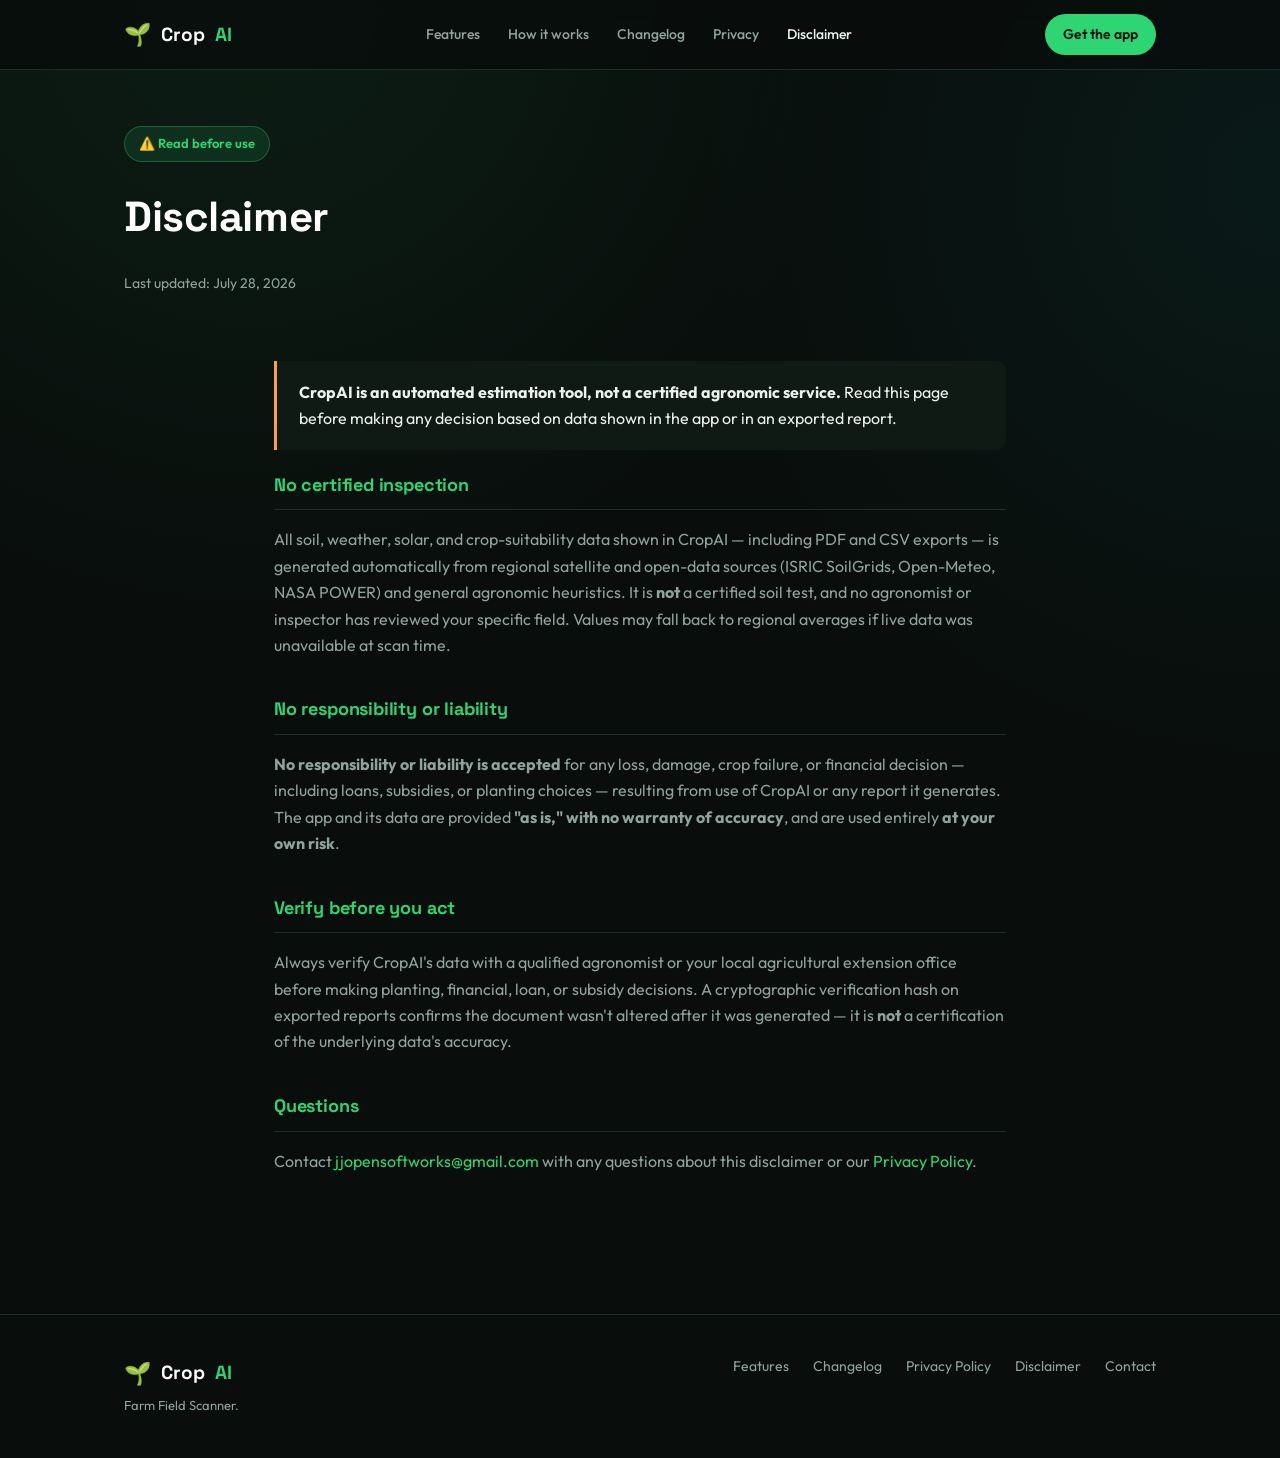
<file: disclaimer.html>
<!--
  Copyright (c) 2026 jjopensoftworks-blip. All rights reserved.
-->

<!DOCTYPE html>
<html lang="en">
<head>
<meta charset="UTF-8">
<meta name="viewport" content="width=device-width, initial-scale=1.0">
<meta name="theme-color" content="#090e0c">
<title>Disclaimer — CropAI</title>
<meta name="description" content="CropAI's data accuracy and liability disclaimer.">
<link rel="icon" type="image/svg+xml" href="assets/favicon.svg">
<link rel="preconnect" href="https://fonts.googleapis.com">
<link rel="preconnect" href="https://fonts.gstatic.com" crossorigin>
<link href="https://fonts.googleapis.com/css2?family=Outfit:wght@300;400;500;600;700&family=Space+Grotesk:wght@500;700&display=swap" rel="stylesheet">
<link rel="stylesheet" href="site.css">
</head>
<body>

<nav class="nav">
  <div class="nav-inner">
    <a href="index.html" class="brand"><span class="leaf">🌱</span>Crop<span class="accent">AI</span></a>
    <div class="nav-links">
      <a href="index.html#features">Features</a>
      <a href="index.html#how-it-works">How it works</a>
      <a href="changelog.html">Changelog</a>
      <a href="privacy-policy.html">Privacy</a>
      <a href="disclaimer.html" class="active">Disclaimer</a>
    </div>
    <a href="index.html#get-app" class="nav-cta">Get the app</a>
  </div>
</nav>

<header class="page-hero">
  <div class="container">
    <span class="eyebrow">⚠️ Read before use</span>
    <h1>Disclaimer</h1>
    <p class="meta">Last updated: July 28, 2026</p>
  </div>
</header>

<section style="padding-top: 0;">
  <div class="container" style="max-width: 780px;">

    <div class="callout warn">
      <strong>CropAI is an automated estimation tool, not a certified agronomic service.</strong>
      Read this page before making any decision based on data shown in the app or in an exported
      report.
    </div>

    <div class="doc-section">
      <h2>No certified inspection</h2>
      <p>All soil, weather, solar, and crop-suitability data shown in CropAI — including PDF and
        CSV exports — is generated automatically from regional satellite and open-data sources
        (ISRIC SoilGrids, Open-Meteo, NASA POWER) and general agronomic heuristics. It is
        <strong>not</strong> a certified soil test, and no agronomist or inspector has reviewed
        your specific field. Values may fall back to regional averages if live data was
        unavailable at scan time.</p>
    </div>

    <div class="doc-section">
      <h2>No responsibility or liability</h2>
      <p><strong>No responsibility or liability is accepted</strong> for any loss, damage, crop
        failure, or financial decision — including loans, subsidies, or planting choices —
        resulting from use of CropAI or any report it generates. The app and its data are
        provided <strong>"as is," with no warranty of accuracy</strong>, and are used entirely
        <strong>at your own risk</strong>.</p>
    </div>

    <div class="doc-section">
      <h2>Verify before you act</h2>
      <p>Always verify CropAI's data with a qualified agronomist or your local agricultural
        extension office before making planting, financial, loan, or subsidy decisions. A
        cryptographic verification hash on exported reports confirms the document wasn't altered
        after it was generated — it is <strong>not</strong> a certification of the underlying
        data's accuracy.</p>
    </div>

    <div class="doc-section">
      <h2>Questions</h2>
      <p>Contact <a href="mailto:jjopensoftworks@gmail.com">jjopensoftworks@gmail.com</a> with
        any questions about this disclaimer or our <a href="privacy-policy.html">Privacy
        Policy</a>.</p>
    </div>

  </div>
</section>

<footer>
  <div class="container">
    <div class="footer-inner">
      <div>
        <div class="brand"><span class="leaf">🌱</span>Crop<span class="accent">AI</span></div>
        <p class="footer-meta">Farm Field Scanner.</p>
      </div>
      <div class="footer-links">
        <a href="index.html#features">Features</a>
        <a href="changelog.html">Changelog</a>
        <a href="privacy-policy.html">Privacy Policy</a>
        <a href="disclaimer.html">Disclaimer</a>
        <a href="mailto:jjopensoftworks@gmail.com">Contact</a>
      </div>
    </div>
  </div>
</footer>

</body>
</html>
</file>
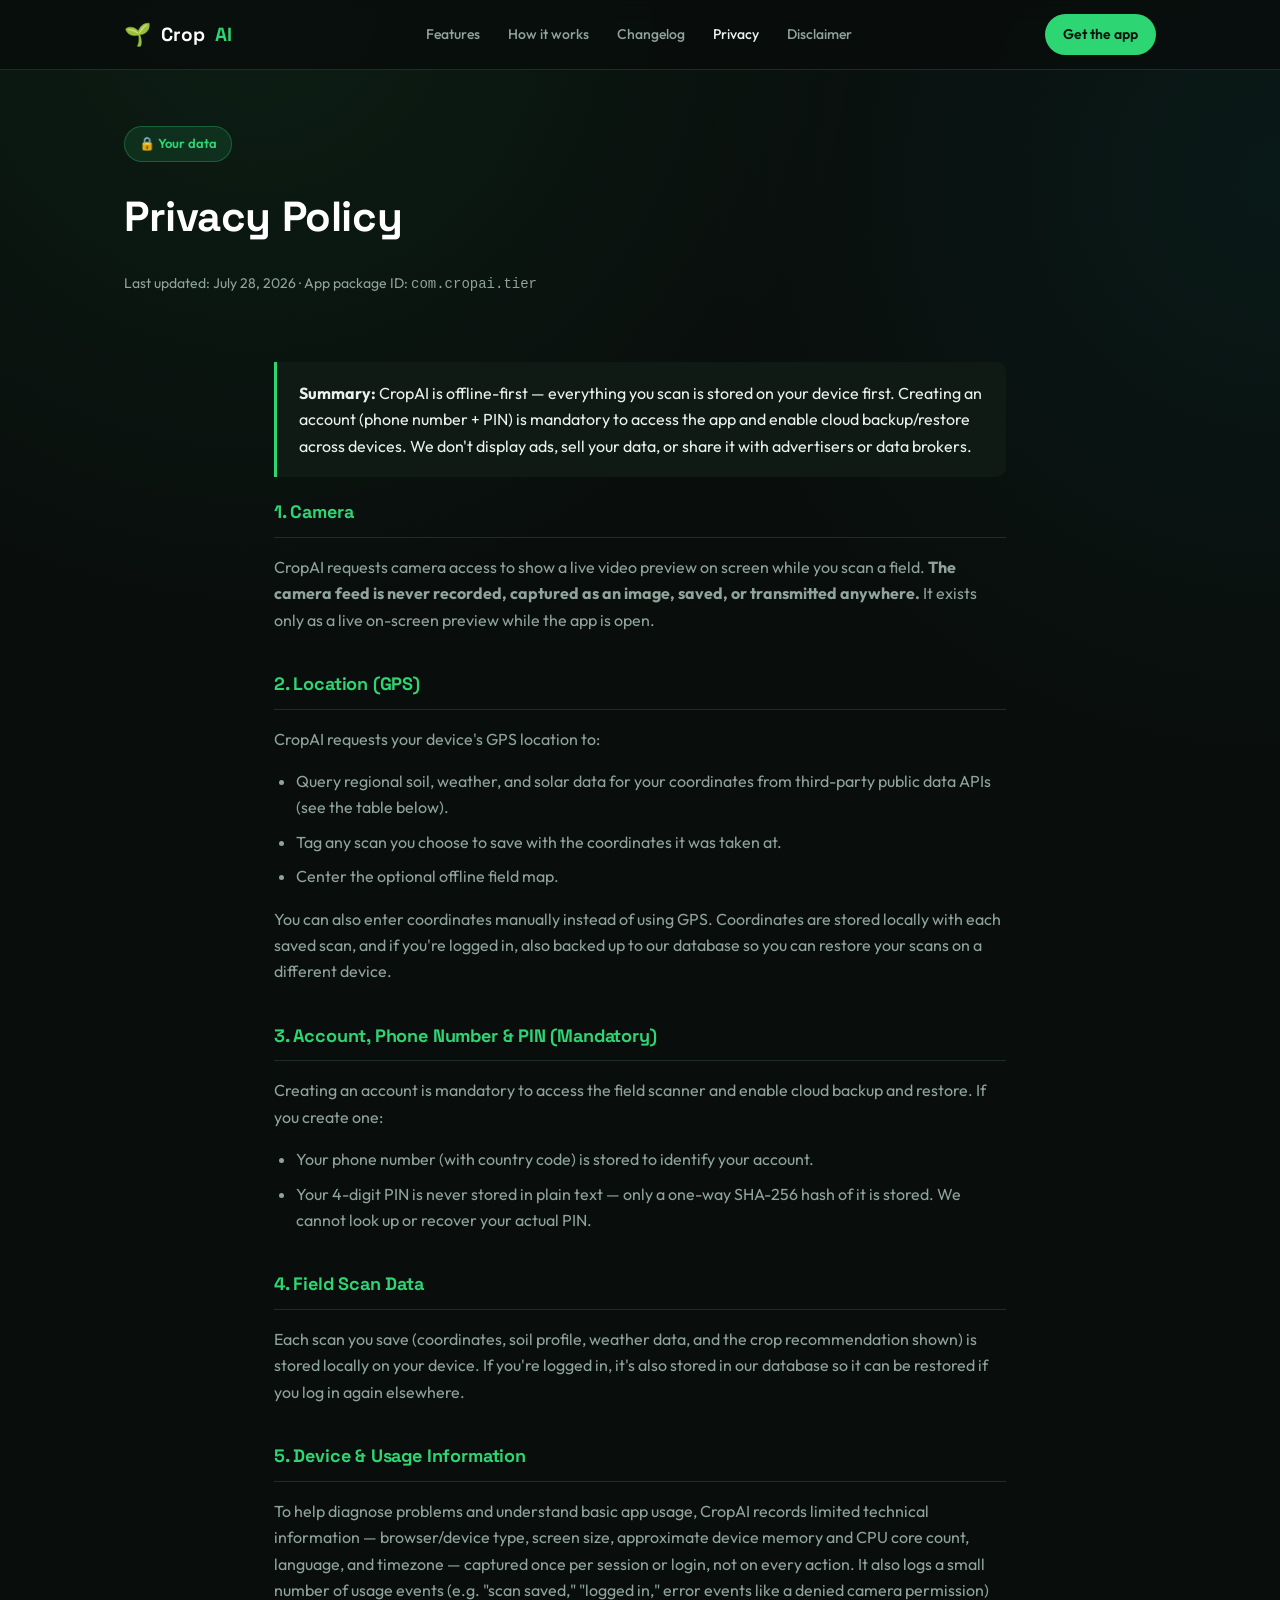
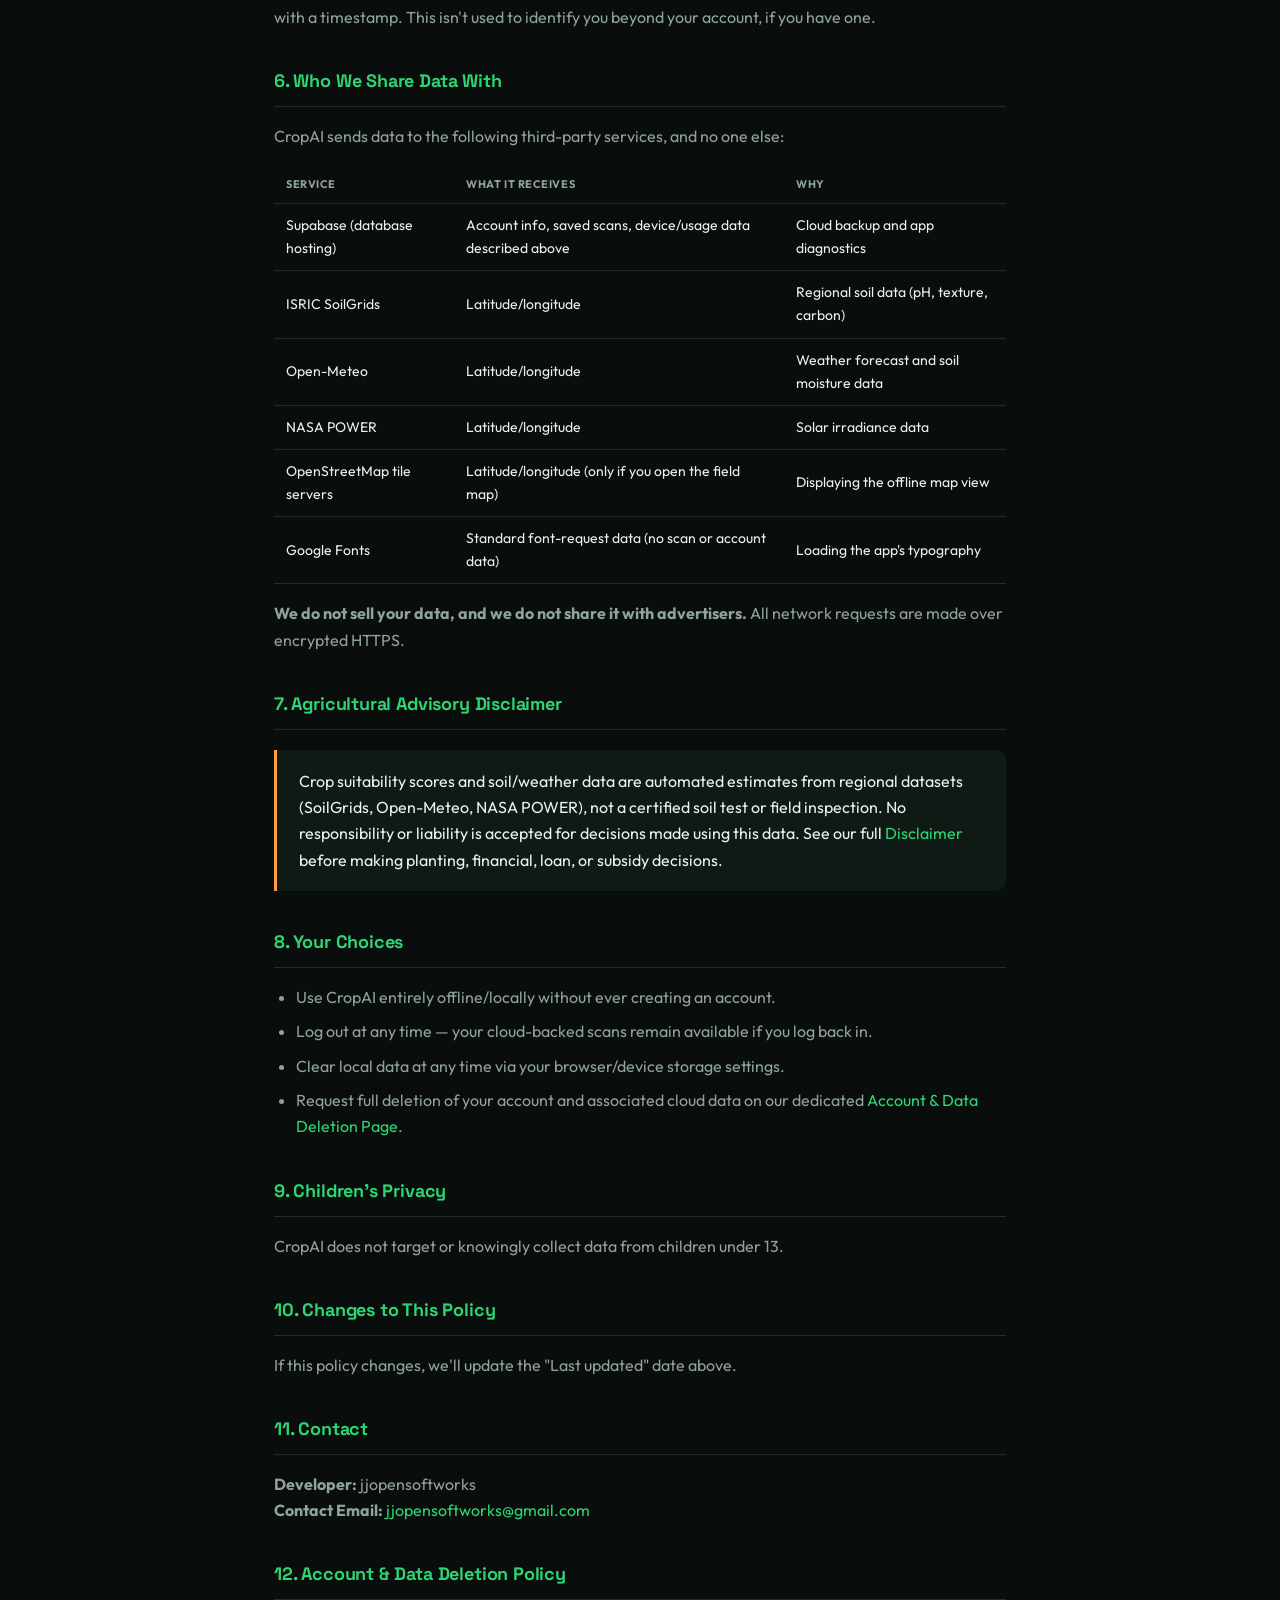
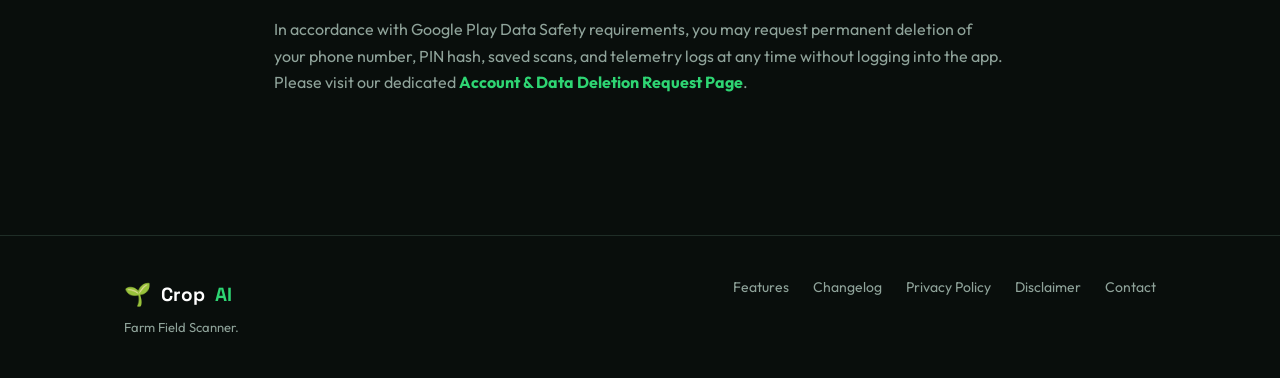
<file: privacy-policy.html>
<!--
  Copyright (c) 2026 jjopensoftworks-blip. All rights reserved.
-->

<!DOCTYPE html>
<html lang="en">
<head>
<meta charset="UTF-8">
<meta name="viewport" content="width=device-width, initial-scale=1.0">
<meta name="theme-color" content="#090e0c">
<title>Privacy Policy — CropAI</title>
<meta name="description" content="Privacy Policy for CropAI — Farm Field Scanner: what data is collected, why, and who it's shared with.">
<link rel="icon" type="image/svg+xml" href="assets/favicon.svg">
<link rel="preconnect" href="https://fonts.googleapis.com">
<link rel="preconnect" href="https://fonts.gstatic.com" crossorigin>
<link href="https://fonts.googleapis.com/css2?family=Outfit:wght@300;400;500;600;700&family=Space+Grotesk:wght@500;700&display=swap" rel="stylesheet">
<link rel="stylesheet" href="site.css">
</head>
<body>

<nav class="nav">
  <div class="nav-inner">
    <a href="index.html" class="brand"><span class="leaf">🌱</span>Crop<span class="accent">AI</span></a>
    <div class="nav-links">
      <a href="index.html#features">Features</a>
      <a href="index.html#how-it-works">How it works</a>
      <a href="changelog.html">Changelog</a>
      <a href="privacy-policy.html" class="active">Privacy</a>
      <a href="disclaimer.html">Disclaimer</a>
    </div>
    <a href="index.html#get-app" class="nav-cta">Get the app</a>
  </div>
</nav>

<header class="page-hero">
  <div class="container">
    <span class="eyebrow">🔒 Your data</span>
    <h1>Privacy Policy</h1>
    <p class="meta">Last updated: July 28, 2026 · App package ID: <code>com.cropai.tier</code></p>
  </div>
</header>

<section style="padding-top: 0;">
  <div class="container" style="max-width: 780px;">

    <div class="callout">
      <strong>Summary:</strong> CropAI is offline-first — everything you scan is stored on your
      device first. Creating an account (phone number + PIN) is mandatory to access the app and
      enable cloud backup/restore across devices. We don't display ads, sell your data, or share it
      with advertisers or data brokers.
    </div>

    <div class="doc-section">
      <h2>1. Camera</h2>
      <p>CropAI requests camera access to show a live video preview on screen while you scan a
        field. <strong>The camera feed is never recorded, captured as an image, saved, or
        transmitted anywhere.</strong> It exists only as a live on-screen preview while the app
        is open.</p>
    </div>

    <div class="doc-section">
      <h2>2. Location (GPS)</h2>
      <p>CropAI requests your device's GPS location to:</p>
      <ul>
        <li>Query regional soil, weather, and solar data for your coordinates from third-party public data APIs (see the table below).</li>
        <li>Tag any scan you choose to save with the coordinates it was taken at.</li>
        <li>Center the optional offline field map.</li>
      </ul>
      <p>You can also enter coordinates manually instead of using GPS. Coordinates are stored
        locally with each saved scan, and if you're logged in, also backed up to our database so
        you can restore your scans on a different device.</p>
    </div>

    <div class="doc-section">
      <h2>3. Account, Phone Number &amp; PIN (Mandatory)</h2>
      <p>Creating an account is mandatory to access the field scanner and enable cloud backup and
        restore. If you create one:</p>
      <ul>
        <li>Your phone number (with country code) is stored to identify your account.</li>
        <li>Your 4-digit PIN is never stored in plain text — only a one-way SHA-256 hash of it is stored. We cannot look up or recover your actual PIN.</li>
      </ul>
    </div>

    <div class="doc-section">
      <h2>4. Field Scan Data</h2>
      <p>Each scan you save (coordinates, soil profile, weather data, and the crop recommendation
        shown) is stored locally on your device. If you're logged in, it's also stored in our
        database so it can be restored if you log in again elsewhere.</p>
    </div>

    <div class="doc-section">
      <h2>5. Device &amp; Usage Information</h2>
      <p>To help diagnose problems and understand basic app usage, CropAI records limited
        technical information — browser/device type, screen size, approximate device memory and
        CPU core count, language, and timezone — captured once per session or login, not on
        every action. It also logs a small number of usage events (e.g. "scan saved," "logged
        in," error events like a denied camera permission) with a timestamp. This isn't used to
        identify you beyond your account, if you have one.</p>
    </div>

    <div class="doc-section">
      <h2>6. Who We Share Data With</h2>
      <p>CropAI sends data to the following third-party services, and no one else:</p>
      <table>
        <tr><th>Service</th><th>What it receives</th><th>Why</th></tr>
        <tr><td>Supabase (database hosting)</td><td>Account info, saved scans, device/usage data described above</td><td>Cloud backup and app diagnostics</td></tr>
        <tr><td>ISRIC SoilGrids</td><td>Latitude/longitude</td><td>Regional soil data (pH, texture, carbon)</td></tr>
        <tr><td>Open-Meteo</td><td>Latitude/longitude</td><td>Weather forecast and soil moisture data</td></tr>
        <tr><td>NASA POWER</td><td>Latitude/longitude</td><td>Solar irradiance data</td></tr>
        <tr><td>OpenStreetMap tile servers</td><td>Latitude/longitude (only if you open the field map)</td><td>Displaying the offline map view</td></tr>
        <tr><td>Google Fonts</td><td>Standard font-request data (no scan or account data)</td><td>Loading the app's typography</td></tr>
      </table>
      <p><strong>We do not sell your data, and we do not share it with advertisers.</strong> All network requests are made over encrypted HTTPS.</p>
    </div>

    <div class="doc-section">
      <h2>7. Agricultural Advisory Disclaimer</h2>
      <div class="callout warn">
        Crop suitability scores and soil/weather data are automated estimates from regional
        datasets (SoilGrids, Open-Meteo, NASA POWER), not a certified soil test or field
        inspection. No responsibility or liability is accepted for decisions made using this
        data. See our full <a href="disclaimer.html">Disclaimer</a> before making planting,
        financial, loan, or subsidy decisions.
      </div>
    </div>

    <div class="doc-section">
      <h2>8. Your Choices</h2>
      <ul>
        <li>Use CropAI entirely offline/locally without ever creating an account.</li>
        <li>Log out at any time — your cloud-backed scans remain available if you log back in.</li>
        <li>Clear local data at any time via your browser/device storage settings.</li>
        <li>Request full deletion of your account and associated cloud data on our dedicated <a href="delete-account.html">Account &amp; Data Deletion Page</a>.</li>
      </ul>
    </div>

    <div class="doc-section">
      <h2>9. Children's Privacy</h2>
      <p>CropAI does not target or knowingly collect data from children under 13.</p>
    </div>

    <div class="doc-section">
      <h2>10. Changes to This Policy</h2>
      <p>If this policy changes, we'll update the "Last updated" date above.</p>
    </div>

    <div class="doc-section">
      <h2>11. Contact</h2>
      <p>
        <strong>Developer:</strong> jjopensoftworks<br>
        <strong>Contact Email:</strong> <a href="mailto:jjopensoftworks@gmail.com">jjopensoftworks@gmail.com</a>
      </p>
    </div>

    <div class="doc-section">
      <h2>12. Account &amp; Data Deletion Policy</h2>
      <p>In accordance with Google Play Data Safety requirements, you may request permanent deletion of your phone number, PIN hash, saved scans, and telemetry logs at any time without logging into the app. Please visit our dedicated <a href="delete-account.html"><strong>Account &amp; Data Deletion Request Page</strong></a>.</p>
    </div>

  </div>
</section>

<footer>
  <div class="container">
    <div class="footer-inner">
      <div>
        <div class="brand"><span class="leaf">🌱</span>Crop<span class="accent">AI</span></div>
        <p class="footer-meta">Farm Field Scanner.</p>
      </div>
      <div class="footer-links">
        <a href="index.html#features">Features</a>
        <a href="changelog.html">Changelog</a>
        <a href="privacy-policy.html">Privacy Policy</a>
        <a href="disclaimer.html">Disclaimer</a>
        <a href="mailto:jjopensoftworks@gmail.com">Contact</a>
      </div>
    </div>
  </div>
</footer>

</body>
</html>
</file>
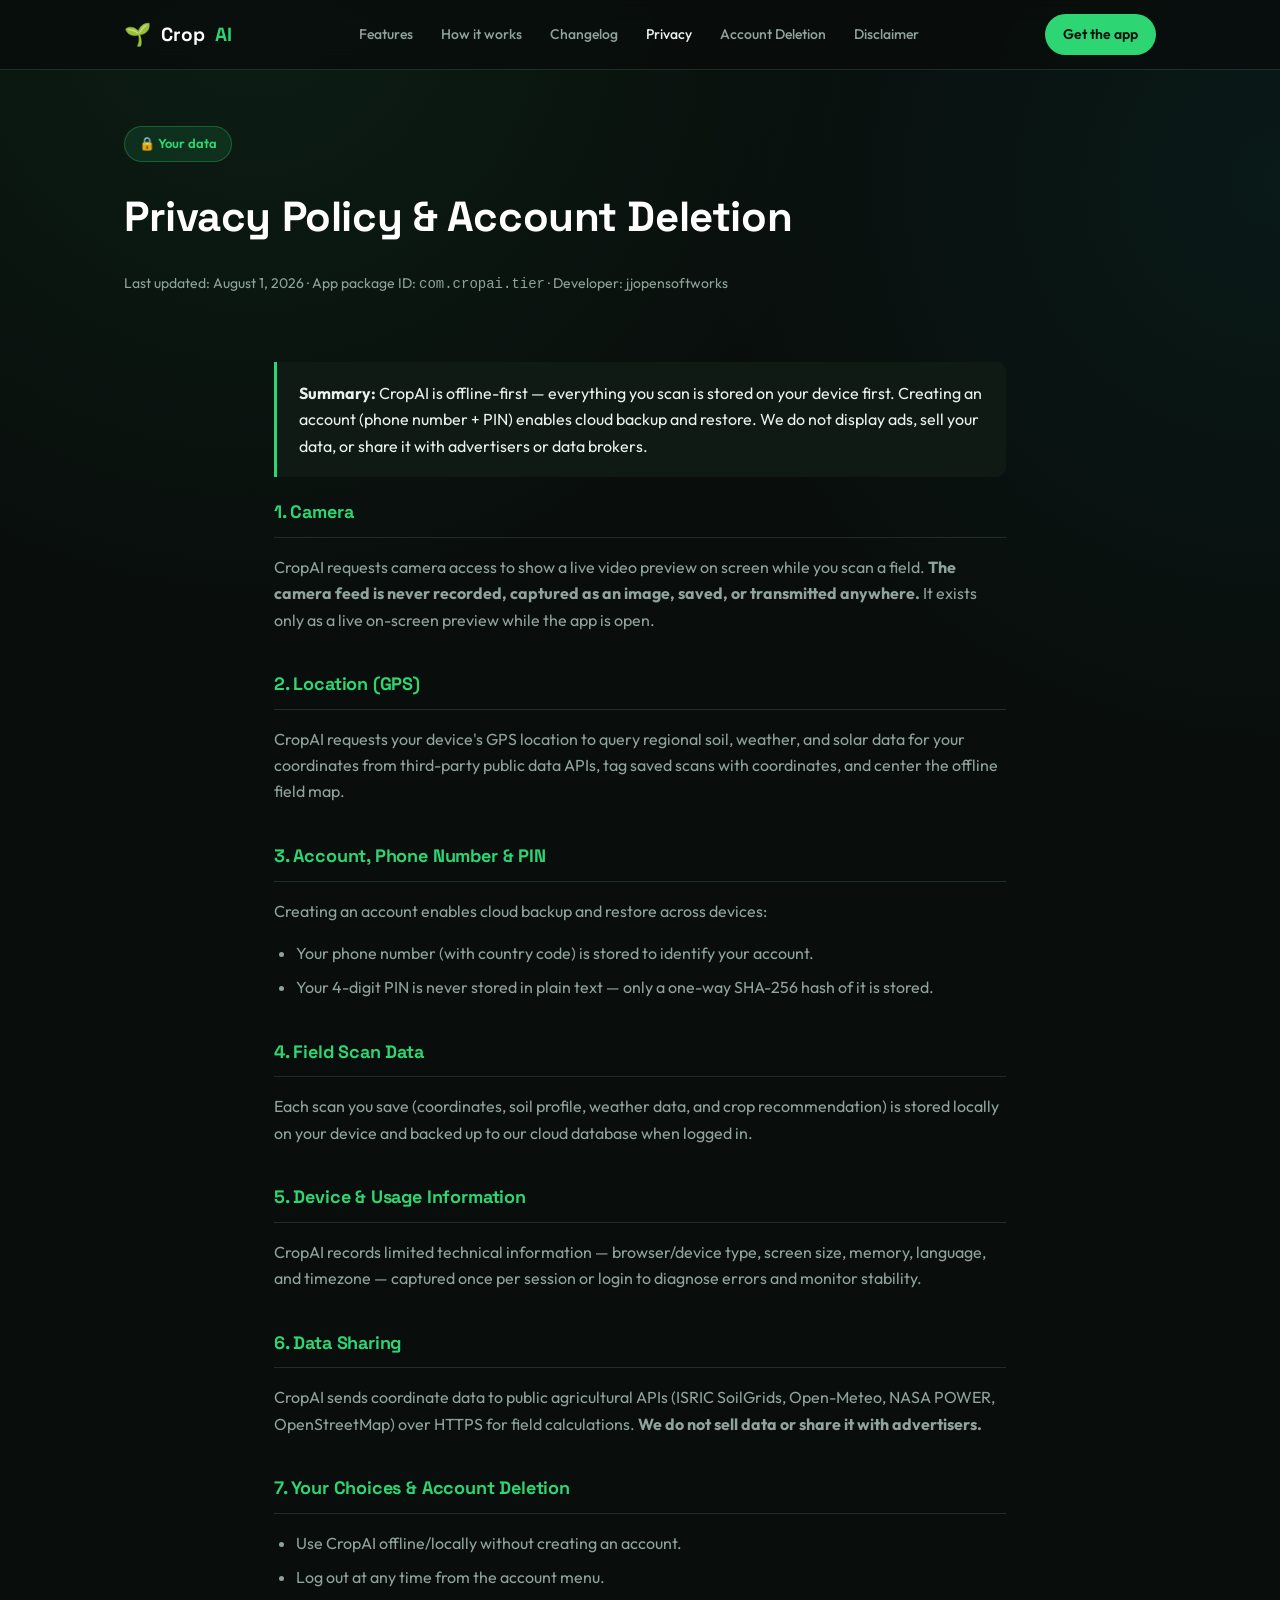
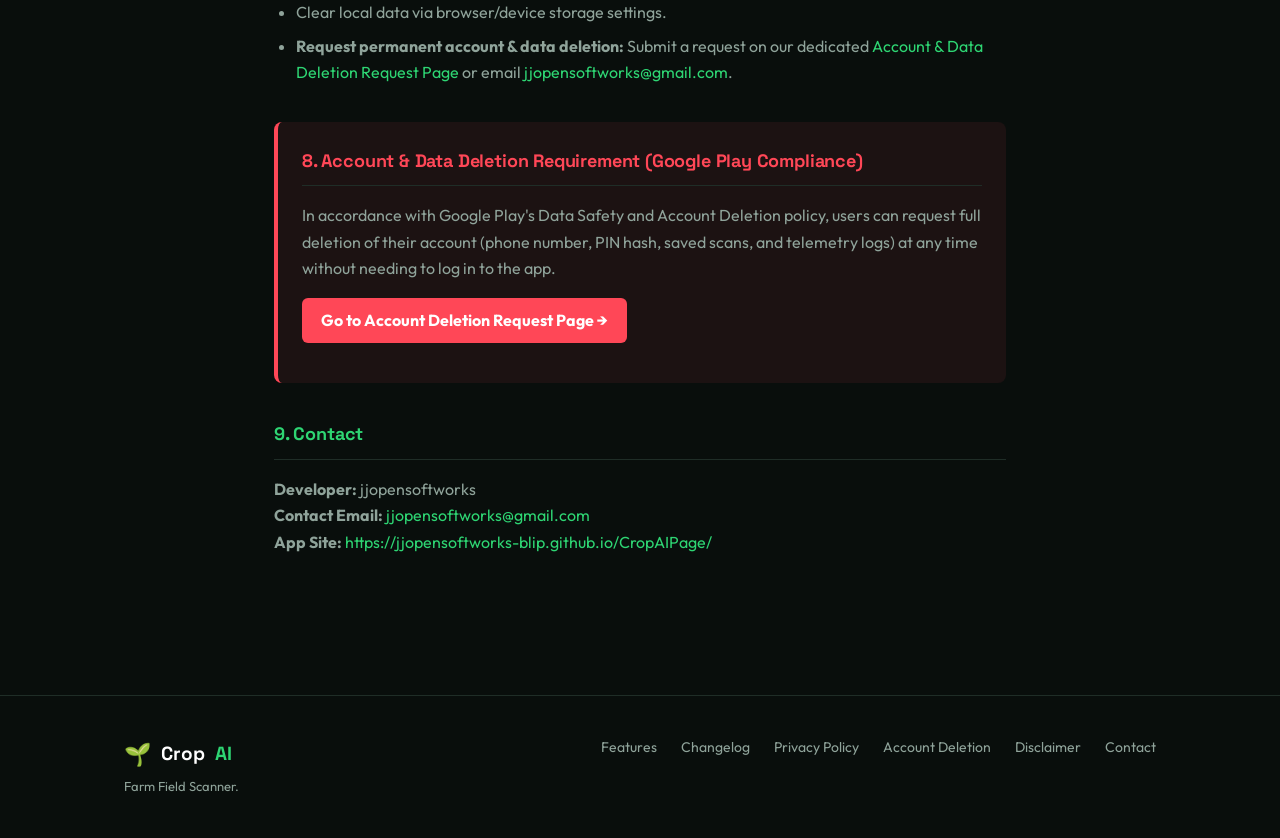
<file: privacy.html>
<!--
  Copyright (c) 2026 jjopensoftworks-blip. All rights reserved.
-->

<!DOCTYPE html>
<html lang="en">
<head>
<meta charset="UTF-8">
<meta name="viewport" content="width=device-width, initial-scale=1.0">
<meta name="theme-color" content="#090e0c">
<title>Privacy Policy — CropAI</title>
<meta name="description" content="Privacy Policy for CropAI — Farm Field Scanner: what data is collected, why, who it's shared with, and how to request account deletion.">
<link rel="icon" type="image/svg+xml" href="assets/favicon.svg">
<link rel="preconnect" href="https://fonts.googleapis.com">
<link rel="preconnect" href="https://fonts.gstatic.com" crossorigin>
<link href="https://fonts.googleapis.com/css2?family=Outfit:wght@300;400;500;600;700&family=Space+Grotesk:wght@500;700&display=swap" rel="stylesheet">
<link rel="stylesheet" href="site.css">
</head>
<body>

<nav class="nav">
  <div class="nav-inner">
    <a href="index.html" class="brand"><span class="leaf">🌱</span>Crop<span class="accent">AI</span></a>
    <div class="nav-links">
      <a href="index.html#features">Features</a>
      <a href="index.html#how-it-works">How it works</a>
      <a href="changelog.html">Changelog</a>
      <a href="privacy.html" class="active">Privacy</a>
      <a href="delete-account.html">Account Deletion</a>
      <a href="disclaimer.html">Disclaimer</a>
    </div>
    <a href="index.html#get-app" class="nav-cta">Get the app</a>
  </div>
</nav>

<header class="page-hero">
  <div class="container">
    <span class="eyebrow">🔒 Your data</span>
    <h1>Privacy Policy &amp; Account Deletion</h1>
    <p class="meta">Last updated: August 1, 2026 · App package ID: <code>com.cropai.tier</code> · Developer: jjopensoftworks</p>
  </div>
</header>

<section style="padding-top: 0;">
  <div class="container" style="max-width: 780px;">

    <div class="callout">
      <strong>Summary:</strong> CropAI is offline-first — everything you scan is stored on your device first. Creating an account (phone number + PIN) enables cloud backup and restore. We do not display ads, sell your data, or share it with advertisers or data brokers.
    </div>

    <div class="doc-section">
      <h2>1. Camera</h2>
      <p>CropAI requests camera access to show a live video preview on screen while you scan a field. <strong>The camera feed is never recorded, captured as an image, saved, or transmitted anywhere.</strong> It exists only as a live on-screen preview while the app is open.</p>
    </div>

    <div class="doc-section">
      <h2>2. Location (GPS)</h2>
      <p>CropAI requests your device's GPS location to query regional soil, weather, and solar data for your coordinates from third-party public data APIs, tag saved scans with coordinates, and center the offline field map.</p>
    </div>

    <div class="doc-section">
      <h2>3. Account, Phone Number &amp; PIN</h2>
      <p>Creating an account enables cloud backup and restore across devices:</p>
      <ul>
        <li>Your phone number (with country code) is stored to identify your account.</li>
        <li>Your 4-digit PIN is never stored in plain text — only a one-way SHA-256 hash of it is stored.</li>
      </ul>
    </div>

    <div class="doc-section">
      <h2>4. Field Scan Data</h2>
      <p>Each scan you save (coordinates, soil profile, weather data, and crop recommendation) is stored locally on your device and backed up to our cloud database when logged in.</p>
    </div>

    <div class="doc-section">
      <h2>5. Device &amp; Usage Information</h2>
      <p>CropAI records limited technical information — browser/device type, screen size, memory, language, and timezone — captured once per session or login to diagnose errors and monitor stability.</p>
    </div>

    <div class="doc-section">
      <h2>6. Data Sharing</h2>
      <p>CropAI sends coordinate data to public agricultural APIs (ISRIC SoilGrids, Open-Meteo, NASA POWER, OpenStreetMap) over HTTPS for field calculations. <strong>We do not sell data or share it with advertisers.</strong></p>
    </div>

    <div class="doc-section">
      <h2>7. Your Choices &amp; Account Deletion</h2>
      <ul>
        <li>Use CropAI offline/locally without creating an account.</li>
        <li>Log out at any time from the account menu.</li>
        <li>Clear local data via browser/device storage settings.</li>
        <li><strong>Request permanent account &amp; data deletion:</strong> Submit a request on our dedicated <a href="delete-account.html">Account &amp; Data Deletion Request Page</a> or email <a href="mailto:jjopensoftworks@gmail.com">jjopensoftworks@gmail.com</a>.</li>
      </ul>
    </div>

    <div class="doc-section" style="background: rgba(255, 71, 87, 0.08); border-left: 4px solid #ff4757; padding: 1.5rem; border-radius: 8px;">
      <h2 style="color: #ff4757; margin-top:0;">8. Account &amp; Data Deletion Requirement (Google Play Compliance)</h2>
      <p>In accordance with Google Play's Data Safety and Account Deletion policy, users can request full deletion of their account (phone number, PIN hash, saved scans, and telemetry logs) at any time without needing to log in to the app.</p>
      <p style="margin-top:0.75rem;">
        <a href="delete-account.html" style="background:#ff4757; color:#fff; padding:0.6rem 1.2rem; border-radius:6px; font-weight:bold; text-decoration:none; display:inline-block;">Go to Account Deletion Request Page →</a>
      </p>
    </div>

    <div class="doc-section">
      <h2>9. Contact</h2>
      <p>
        <strong>Developer:</strong> jjopensoftworks<br>
        <strong>Contact Email:</strong> <a href="mailto:jjopensoftworks@gmail.com">jjopensoftworks@gmail.com</a><br>
        <strong>App Site:</strong> <a href="index.html">https://jjopensoftworks-blip.github.io/CropAIPage/</a>
      </p>
    </div>

  </div>
</section>

<footer>
  <div class="container">
    <div class="footer-inner">
      <div>
        <div class="brand"><span class="leaf">🌱</span>Crop<span class="accent">AI</span></div>
        <p class="footer-meta">Farm Field Scanner.</p>
      </div>
      <div class="footer-links">
        <a href="index.html#features">Features</a>
        <a href="changelog.html">Changelog</a>
        <a href="privacy.html">Privacy Policy</a>
        <a href="delete-account.html">Account Deletion</a>
        <a href="disclaimer.html">Disclaimer</a>
        <a href="mailto:jjopensoftworks@gmail.com">Contact</a>
      </div>
    </div>
  </div>
</footer>

</body>
</html>
</file>
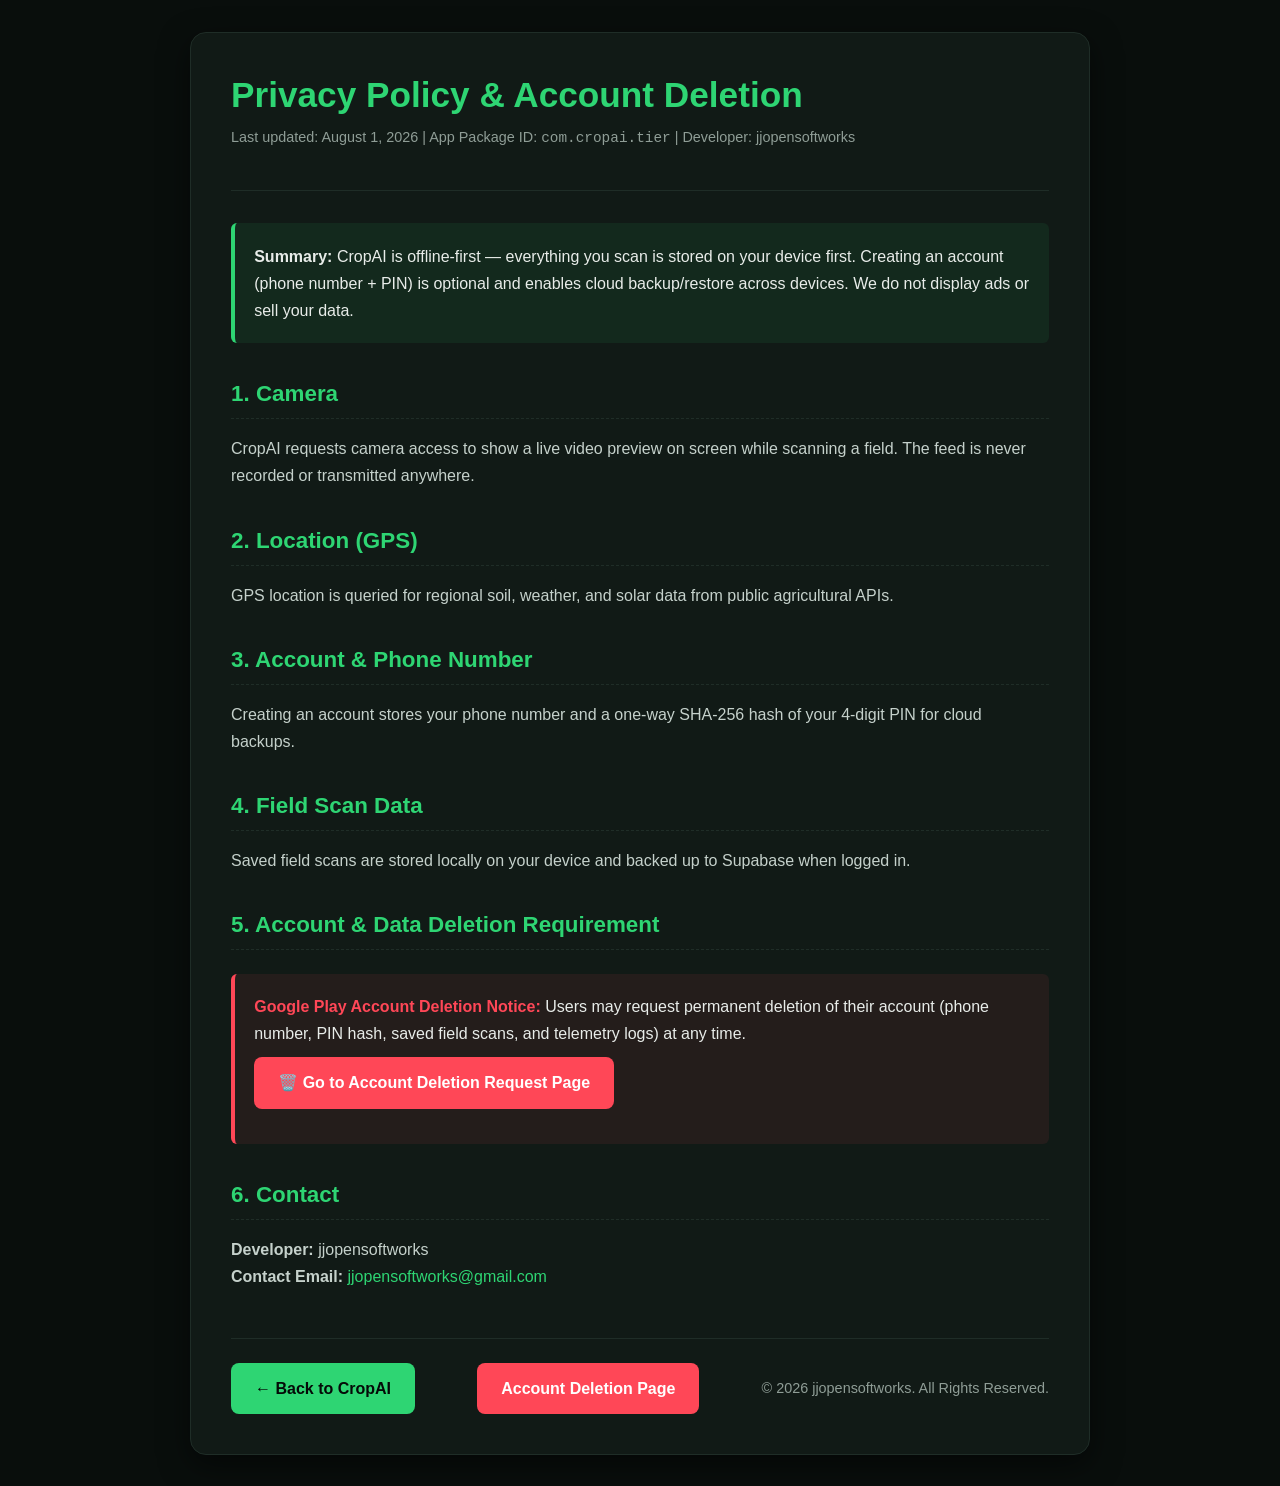
<file: privacypolicy/privacy.html>
<!--
  Copyright (c) 2026 CropAI / jjopensoftworks

  This Source Code Form is subject to the terms of the Mozilla Public
  License, v. 2.0. If a copy of the MPL was not distributed with this
  file, You can obtain one at https://mozilla.org/MPL/2.0/.
-->

<!DOCTYPE html>
<html lang="en">

<head>
  <meta charset="UTF-8">
  <meta name="viewport" content="width=device-width, initial-scale=1.0">
  <title>Privacy Policy — CropAI</title>
  <meta name="description"
    content="Privacy Policy for CropAI — Farm Field Scanner: what data is collected, why, and how to request account deletion.">
  <link rel="icon" type="image/svg+xml" href="../assets/logo.svg">
  <style>
    :root {
      --bg-dark: #090E0C;
      --card-bg: #111A16;
      --accent-green: #2ed573;
      --accent-red: #ff4757;
      --text-main: #E8ECE9;
      --text-muted: #8F9D96;
      --border-color: #1F2D27;
    }

    * {
      box-sizing: border-box;
      margin: 0;
      padding: 0;
    }

    body {
      font-family: -apple-system, BlinkMacSystemFont, 'Segoe UI', Roboto, Oxygen, Ubuntu, Cantarell, sans-serif;
      background-color: var(--bg-dark);
      color: var(--text-main);
      line-height: 1.7;
      padding: 2rem 1rem;
    }

    .container {
      max-width: 900px;
      margin: 0 auto;
      background: var(--card-bg);
      border: 1px solid var(--border-color);
      border-radius: 16px;
      padding: 2.5rem;
      box-shadow: 0 10px 30px rgba(0, 0, 0, 0.5);
    }

    .header {
      border-bottom: 1px solid var(--border-color);
      padding-bottom: 1.5rem;
      margin-bottom: 2rem;
    }

    h1 {
      font-size: 2.2rem;
      color: var(--accent-green);
      margin-bottom: 0.5rem;
      line-height: 1.25;
    }

    .meta {
      color: var(--text-muted);
      font-size: 0.9rem;
      word-break: break-word;
    }

    h2 {
      font-size: 1.4rem;
      color: var(--accent-green);
      margin-top: 2rem;
      margin-bottom: 1rem;
      border-bottom: 1px dashed var(--border-color);
      padding-bottom: 0.3rem;
    }

    p,
    li {
      color: #C5D1CB;
      margin-bottom: 1rem;
      word-wrap: break-word;
    }

    ul {
      margin-left: 1.5rem;
      margin-bottom: 1rem;
    }

    li {
      margin-bottom: 0.5rem;
    }

    .highlight-box {
      background: rgba(46, 213, 115, 0.08);
      border-left: 4px solid var(--accent-green);
      padding: 1.2rem;
      border-radius: 6px;
      margin: 1.5rem 0;
    }

    .deletion-box {
      background: rgba(255, 71, 87, 0.08);
      border-left: 4px solid var(--accent-red);
      padding: 1.2rem;
      border-radius: 6px;
      margin: 1.5rem 0;
    }

    a {
      color: var(--accent-green);
      text-decoration: none;
    }

    a:hover {
      text-decoration: underline;
    }

    .btn {
      display: inline-flex;
      align-items: center;
      justify-content: center;
      background: var(--accent-green);
      color: #050B08;
      padding: 0.75rem 1.5rem;
      border-radius: 8px;
      font-weight: 600;
      text-decoration: none;
      text-align: center;
    }

    .footer-nav {
      margin-top: 3rem;
      padding-top: 1.5rem;
      border-top: 1px solid var(--border-color);
      display: flex;
      justify-content: space-between;
      align-items: center;
      flex-wrap: wrap;
      gap: 1rem;
    }

    @media (max-width: 640px) {
      body {
        padding: 1rem 0.5rem;
      }

      .container {
        padding: 1.25rem 1rem;
        border-radius: 12px;
      }

      h1 {
        font-size: 1.6rem;
      }

      h2 {
        font-size: 1.2rem;
      }

      .footer-nav {
        flex-direction: column;
        align-items: stretch;
        text-align: center;
      }

      .btn {
        width: 100%;
      }
    }
  </style>
</head>

<body>
  <div class="container">
    <div class="header">
      <h1>Privacy Policy &amp; Account Deletion</h1>
      <p class="meta">Last updated: August 1, 2026 | App Package ID: <code>com.cropai.tier</code> | Developer:
        jjopensoftworks</p>
    </div>

    <div class="highlight-box">
      <strong>Summary:</strong> CropAI is offline-first — everything you scan is stored on your device first. Creating
      an account (phone number + PIN) is optional and enables cloud backup/restore across devices. We do not display ads
      or sell your data.
    </div>

    <h2>1. Camera</h2>
    <p>CropAI requests camera access to show a live video preview on screen while scanning a field. The feed is never
      recorded or transmitted anywhere.</p>

    <h2>2. Location (GPS)</h2>
    <p>GPS location is queried for regional soil, weather, and solar data from public agricultural APIs.</p>

    <h2>3. Account &amp; Phone Number</h2>
    <p>Creating an account stores your phone number and a one-way SHA-256 hash of your 4-digit PIN for cloud backups.
    </p>

    <h2>4. Field Scan Data</h2>
    <p>Saved field scans are stored locally on your device and backed up to Supabase when logged in.</p>

    <h2>5. Account &amp; Data Deletion Requirement</h2>
    <div class="deletion-box">
      <strong style="color: var(--accent-red);">Google Play Account Deletion Notice:</strong> Users may request
      permanent deletion of their account (phone number, PIN hash, saved field scans, and telemetry logs) at any time.
      <p style="margin-top: 10px;">
        <a href="delete-account.html" class="btn" style="background: var(--accent-red); color: #fff;">🗑️ Go to Account
          Deletion Request Page</a>
      </p>
    </div>

    <h2>6. Contact</h2>
    <p>
      <strong>Developer:</strong> jjopensoftworks<br>
      <strong>Contact Email:</strong> <a href="mailto:jjopensoftworks@gmail.com">jjopensoftworks@gmail.com</a>
    </p>

    <div class="footer-nav">
      <a href="../index.html" class="btn">← Back to CropAI</a>
      <a href="delete-account.html" class="btn" style="background: var(--accent-red); color: #fff;">Account Deletion
        Page</a>
      <span class="meta">© 2026 jjopensoftworks. All Rights Reserved.</span>
    </div>
  </div>
</body>

</html>
</file>
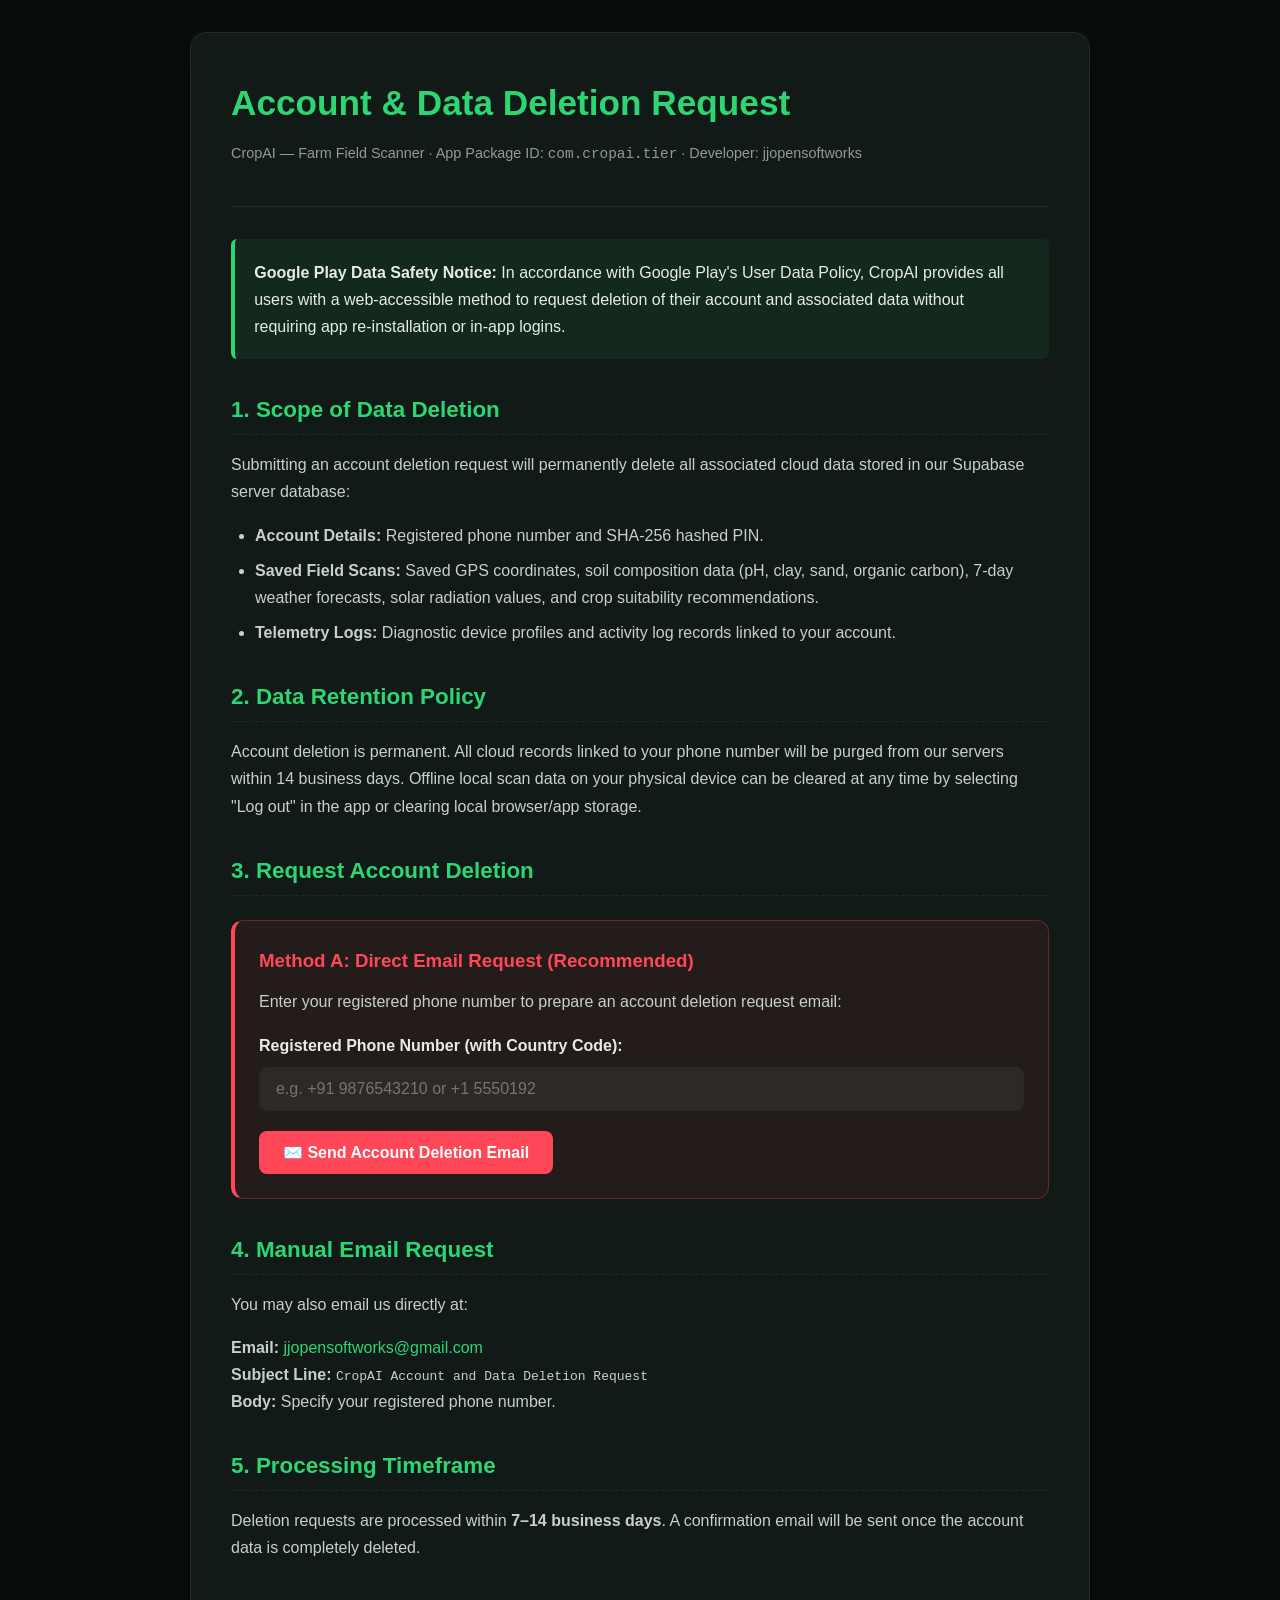
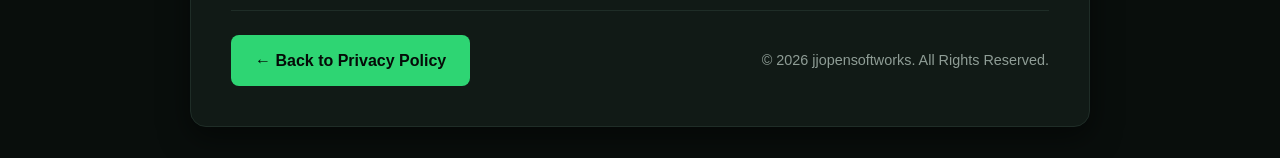
<file: app/privacypolicy/delete-account.html>
<!--
  Copyright (c) 2026 CropAI / jjopensoftworks

  This Source Code Form is subject to the terms of the Mozilla Public
  License, v. 2.0. If a copy of the MPL was not distributed with this
  file, You can obtain one at https://mozilla.org/MPL/2.0/.
-->

<!DOCTYPE html>
<html lang="en">
<head>
  <meta charset="UTF-8">
  <meta name="viewport" content="width=device-width, initial-scale=1.0">
  <title>Account & Data Deletion Request — CropAI</title>
  <meta name="description" content="Request deletion of your CropAI account, phone number, saved field scans, and associated cloud data.">
  <link rel="icon" type="image/svg+xml" href="../assets/logo.svg">
  <style>
    :root {
      --bg-dark: #090E0C;
      --card-bg: #111A16;
      --accent-green: #2ed573;
      --accent-red: #ff4757;
      --text-main: #E8ECE9;
      --text-muted: #8F9D96;
      --border-color: #1F2D27;
    }

    * { box-sizing: border-box; margin: 0; padding: 0; }

    body {
      font-family: -apple-system, BlinkMacSystemFont, 'Segoe UI', Roboto, Oxygen, Ubuntu, Cantarell, sans-serif;
      background-color: var(--bg-dark);
      color: var(--text-main);
      line-height: 1.7;
      padding: 2rem 1rem;
    }

    .container {
      max-width: 900px;
      margin: 0 auto;
      background: var(--card-bg);
      border: 1px solid var(--border-color);
      border-radius: 16px;
      padding: 2.5rem;
      box-shadow: 0 10px 30px rgba(0,0,0,0.5);
    }

    .header {
      border-bottom: 1px solid var(--border-color);
      padding-bottom: 1.5rem;
      margin-bottom: 2rem;
    }

    h1 { font-size: 2.2rem; color: var(--accent-green); margin-bottom: 0.5rem; }
    .meta { color: var(--text-muted); font-size: 0.9rem; }

    h2 {
      font-size: 1.4rem;
      color: var(--accent-green);
      margin-top: 2rem;
      margin-bottom: 1rem;
      border-bottom: 1px dashed var(--border-color);
      padding-bottom: 0.3rem;
    }

    p, li { color: #C5D1CB; margin-bottom: 1rem; }
    ul { margin-left: 1.5rem; margin-bottom: 1rem; }
    li { margin-bottom: 0.5rem; }

    .highlight-box {
      background: rgba(46, 213, 115, 0.08);
      border-left: 4px solid var(--accent-green);
      padding: 1.2rem;
      border-radius: 6px;
      margin: 1.5rem 0;
    }

    .deletion-card {
      background: rgba(255, 71, 87, 0.08);
      border: 1px solid rgba(255, 71, 87, 0.3);
      border-left: 4px solid var(--accent-red);
      padding: 1.5rem;
      border-radius: 12px;
      margin: 1.5rem 0;
    }

    .form-group {
      margin-bottom: 1.25rem;
    }
    .form-group label {
      display: block;
      font-weight: 600;
      margin-bottom: 0.5rem;
      color: var(--text-main);
    }
    .form-control {
      width: 100%;
      padding: 0.75rem 1rem;
      background: rgba(255,255,255,0.05);
      border: 1px solid var(--border-color);
      border-radius: 8px;
      color: var(--text-main);
      font-size: 1rem;
    }

    a { color: var(--accent-green); text-decoration: none; }
    a:hover { text-decoration: underline; }

    .btn-danger {
      background: var(--accent-red);
      color: #ffffff;
      padding: 0.75rem 1.5rem;
      border-radius: 8px;
      font-weight: 600;
      border: none;
      cursor: pointer;
      font-size: 1rem;
    }
    .btn-danger:hover {
      background: #ff6b81;
    }

    .btn {
      background: var(--accent-green);
      color: #050B08;
      padding: 0.75rem 1.5rem;
      border-radius: 8px;
      font-weight: 600;
    }

    .footer-nav {
      margin-top: 3rem;
      padding-top: 1.5rem;
      border-top: 1px solid var(--border-color);
      display: flex;
      justify-content: space-between;
      align-items: center;
      flex-wrap: wrap;
      gap: 1rem;
    }
  </style>
</head>
<body>

  <div class="container">
    <div class="header">
      <h1>Account &amp; Data Deletion Request</h1>
      <p class="meta">CropAI — Farm Field Scanner · App Package ID: <code>com.cropai.tier</code> · Developer: jjopensoftworks</p>
    </div>

    <div class="highlight-box">
      <strong>Google Play Data Safety Notice:</strong> In accordance with Google Play's User Data Policy, CropAI provides all users with a web-accessible method to request deletion of their account and associated data without requiring app re-installation or in-app logins.
    </div>

    <h2>1. Scope of Data Deletion</h2>
    <p>Submitting an account deletion request will permanently delete all associated cloud data stored in our Supabase server database:</p>
    <ul>
      <li><strong>Account Details:</strong> Registered phone number and SHA-256 hashed PIN.</li>
      <li><strong>Saved Field Scans:</strong> Saved GPS coordinates, soil composition data (pH, clay, sand, organic carbon), 7-day weather forecasts, solar radiation values, and crop suitability recommendations.</li>
      <li><strong>Telemetry Logs:</strong> Diagnostic device profiles and activity log records linked to your account.</li>
    </ul>

    <h2>2. Data Retention Policy</h2>
    <p>Account deletion is permanent. All cloud records linked to your phone number will be purged from our servers within 14 business days. Offline local scan data on your physical device can be cleared at any time by selecting "Log out" in the app or clearing local browser/app storage.</p>

    <h2>3. Request Account Deletion</h2>
    
    <div class="deletion-card">
      <h3 style="color: var(--accent-red); margin-bottom: 0.75rem;">Method A: Direct Email Request (Recommended)</h3>
      <p style="margin-bottom: 1rem;">Enter your registered phone number to prepare an account deletion request email:</p>
      
      <form id="del-form" onsubmit="submitDelForm(event)">
        <div class="form-group">
          <label for="phone-no">Registered Phone Number (with Country Code):</label>
          <input type="text" id="phone-no" class="form-control" placeholder="e.g. +91 9876543210 or +1 5550192" required>
        </div>
        <button type="submit" class="btn-danger">✉️ Send Account Deletion Email</button>
      </form>
    </div>

    <h2>4. Manual Email Request</h2>
    <p>You may also email us directly at:</p>
    <p>
      <strong>Email:</strong> <a href="mailto:jjopensoftworks@gmail.com?subject=CropAI%20Account%20and%20Data%20Deletion%20Request">jjopensoftworks@gmail.com</a><br>
      <strong>Subject Line:</strong> <code>CropAI Account and Data Deletion Request</code><br>
      <strong>Body:</strong> Specify your registered phone number.
    </p>

    <h2>5. Processing Timeframe</h2>
    <p>Deletion requests are processed within <strong>7–14 business days</strong>. A confirmation email will be sent once the account data is completely deleted.</p>

    <div class="footer-nav">
      <a href="index.html" class="btn">← Back to Privacy Policy</a>
      <span class="meta">© 2026 jjopensoftworks. All Rights Reserved.</span>
    </div>
  </div>

<script>
function submitDelForm(e) {
  e.preventDefault();
  const phone = document.getElementById('phone-no').value.trim();
  if (!phone) return;
  const subject = encodeURIComponent("CropAI Account and Data Deletion Request");
  const body = encodeURIComponent("Hello CropAI Support,\n\nPlease delete my CropAI account and all associated cloud data.\n\nRegistered Phone Number: " + phone + "\nPackage ID: com.cropai.tier\n\nThank you.");
  window.location.href = "mailto:jjopensoftworks@gmail.com?subject=" + subject + "&body=" + body;
}
</script>

</body>
</html>
</file>
<file: site.css>
/*
 * Copyright (c) 2026 jjopensoftworks-blip. All rights reserved.
 */

/* CropAI Marketing Site — shared styles */
:root {
  --bg: #090e0c;
  --bg-soft: radial-gradient(circle at 20% 0%, rgba(46,213,115,0.08) 0%, transparent 45%),
             radial-gradient(circle at 100% 20%, rgba(0,210,211,0.06) 0%, transparent 40%);
  --surface: #101a15;
  --surface-2: #131f19;
  --border: #1f2d27;
  --accent: #2ed573;
  --accent-soft: rgba(46,213,115,0.12);
  --cyan: #00d2d3;
  --text: #eaf2ee;
  --text-muted: #8fa39a;
  --radius: 16px;
  --radius-sm: 10px;
  --max: 1080px;
}

* { box-sizing: border-box; }

html { scroll-behavior: smooth; }

body {
  margin: 0;
  background: var(--bg-soft), var(--bg);
  background-attachment: fixed;
  color: var(--text);
  font-family: 'Outfit', -apple-system, 'Segoe UI', sans-serif;
  line-height: 1.65;
  -webkit-font-smoothing: antialiased;
}

h1, h2, h3, h4 {
  font-family: 'Space Grotesk', 'Outfit', sans-serif;
  color: #fff;
  margin: 0 0 0.5em;
  letter-spacing: -0.01em;
}

p { margin: 0 0 1em; color: var(--text-muted); }
a { color: var(--accent); text-decoration: none; }
a:hover { text-decoration: underline; }

.container { max-width: var(--max); margin: 0 auto; padding: 0 24px; }

/* Nav */
.nav {
  position: sticky;
  top: 0;
  z-index: 50;
  background: rgba(9, 14, 12, 0.85);
  backdrop-filter: blur(10px);
  border-bottom: 1px solid var(--border);
}
.nav-inner {
  max-width: var(--max);
  margin: 0 auto;
  padding: 14px 24px;
  display: flex;
  align-items: center;
  justify-content: space-between;
  gap: 20px;
}
.brand { display: flex; align-items: center; gap: 10px; font-family: 'Space Grotesk', sans-serif; font-weight: 700; font-size: 19px; color: #fff; }
.brand .leaf { font-size: 22px; }
.brand span.accent { color: var(--accent); }
.nav-links { display: flex; gap: 28px; flex-wrap: wrap; }
.nav-links a { color: var(--text-muted); font-size: 14px; font-weight: 500; }
.nav-links a:hover, .nav-links a.active { color: var(--text); text-decoration: none; }
.nav-cta {
  background: var(--accent);
  color: #06120c;
  padding: 9px 18px;
  border-radius: 999px;
  font-weight: 600;
  font-size: 14px;
  white-space: nowrap;
}
.nav-cta:hover { text-decoration: none; filter: brightness(1.08); }

/* Hero */
.hero { padding: 72px 0 40px; }
.eyebrow {
  display: inline-flex;
  align-items: center;
  gap: 8px;
  background: var(--accent-soft);
  border: 1px solid rgba(46,213,115,0.3);
  color: var(--accent);
  font-size: 13px;
  font-weight: 600;
  padding: 6px 14px;
  border-radius: 999px;
  margin-bottom: 20px;
}
.hero h1 { font-size: clamp(34px, 5.5vw, 56px); max-width: 760px; line-height: 1.08; }
.hero .lede { font-size: 18px; max-width: 560px; margin-bottom: 32px; }
.hero-actions { display: flex; gap: 14px; flex-wrap: wrap; margin-bottom: 56px; }

.btn {
  display: inline-flex;
  align-items: center;
  gap: 8px;
  padding: 13px 26px;
  border-radius: 12px;
  font-weight: 600;
  font-size: 15px;
  transition: transform 0.15s ease, filter 0.15s ease;
}
.btn:hover { text-decoration: none; transform: translateY(-2px); }
.btn-primary { background: var(--accent); color: #06120c; }
.btn-primary:hover { filter: brightness(1.08); }
.btn-secondary { background: var(--surface); border: 1px solid var(--border); color: var(--text); }
.btn-secondary:hover { border-color: var(--accent); }
.btn[disabled], .btn.soon {
  background: var(--surface);
  border: 1px solid var(--border);
  color: var(--text-muted);
  cursor: default;
  opacity: 0.75;
}
.btn.soon:hover { transform: none; text-decoration: none; }

/* Screenshot strip */
.shot-strip {
  display: grid;
  grid-template-columns: repeat(4, 1fr);
  gap: 16px;
  margin-bottom: 8px;
}
.shot-strip img {
  width: 100%;
  border-radius: var(--radius-sm);
  border: 1px solid var(--border);
  display: block;
  box-shadow: 0 20px 50px rgba(0,0,0,0.4);
}

/* Sections */
section { padding: 64px 0; }
.section-head { text-align: center; max-width: 620px; margin: 0 auto 44px; }
.section-head .eyebrow { margin-bottom: 14px; }
.section-head h2 { font-size: clamp(26px, 4vw, 36px); }
.section-head p { font-size: 16px; }

/* Card grid */
.grid { display: grid; gap: 20px; }
.grid-2 { grid-template-columns: repeat(2, 1fr); }
.grid-3 { grid-template-columns: repeat(3, 1fr); }
.grid-4 { grid-template-columns: repeat(4, 1fr); }

.card {
  background: var(--surface);
  border: 1px solid var(--border);
  border-radius: var(--radius);
  padding: 26px;
}
.card .icon {
  width: 44px; height: 44px;
  display: flex; align-items: center; justify-content: center;
  border-radius: 12px;
  background: var(--accent-soft);
  font-size: 22px;
  margin-bottom: 16px;
}
.card h3 { font-size: 17px; margin-bottom: 8px; }
.card p { font-size: 14.5px; margin-bottom: 0; }

/* Steps */
.steps { counter-reset: step; }
.step {
  position: relative;
  padding-left: 20px;
}
.step .num {
  font-family: 'Space Grotesk', sans-serif;
  color: var(--accent);
  font-weight: 700;
  font-size: 13px;
  letter-spacing: 0.06em;
  display: block;
  margin-bottom: 10px;
}

/* Banner / CTA */
.banner {
  background: linear-gradient(135deg, rgba(46,213,115,0.1), rgba(0,210,211,0.06));
  border: 1px solid rgba(46,213,115,0.25);
  border-radius: var(--radius);
  padding: 48px;
  text-align: center;
}
.banner h2 { font-size: clamp(24px, 3.5vw, 32px); margin-bottom: 12px; }
.banner p { max-width: 480px; margin: 0 auto 26px; }

/* Footer */
footer { border-top: 1px solid var(--border); padding: 40px 0 28px; margin-top: 40px; }
.footer-inner {
  display: flex;
  justify-content: space-between;
  align-items: flex-start;
  flex-wrap: wrap;
  gap: 24px;
}
.footer-links { display: flex; gap: 24px; flex-wrap: wrap; }
.footer-links a { color: var(--text-muted); font-size: 14px; }
.footer-links a:hover { color: var(--text); }
.footer-meta { color: var(--text-muted); font-size: 13px; margin-top: 4px; }
.disclaimer-strip {
  border-top: 1px solid var(--border);
  padding-top: 20px;
  margin-top: 24px;
  font-size: 12.5px;
  color: var(--text-muted);
  line-height: 1.7;
}
.disclaimer-strip strong { color: var(--text); }

/* Page header for inner pages (changelog/privacy/disclaimer) */
.page-hero { padding: 56px 0 32px; }
.page-hero h1 { font-size: clamp(28px, 4.5vw, 42px); }
.page-hero .meta { color: var(--text-muted); font-size: 14px; }

.doc-section { margin-bottom: 36px; }
.doc-section h2 {
  font-size: 18px;
  color: var(--accent);
  border-bottom: 1px solid var(--border);
  padding-bottom: 10px;
  margin-bottom: 16px;
}
.doc-section ul { padding-left: 22px; }
.doc-section li { color: var(--text-muted); margin-bottom: 8px; }
.callout {
  background: var(--surface);
  border-left: 3px solid var(--accent);
  border-radius: 0 var(--radius-sm) var(--radius-sm) 0;
  padding: 18px 22px;
  margin: 20px 0;
}
.callout.warn { border-left-color: #ff9f43; }
table { width: 100%; border-collapse: collapse; font-size: 14px; margin: 16px 0; }
th, td { text-align: left; padding: 10px 12px; border-bottom: 1px solid var(--border); }
th { color: var(--text-muted); text-transform: uppercase; font-size: 11px; letter-spacing: 0.05em; }

/* Version entries (changelog) */
.version {
  border: 1px solid var(--border);
  border-radius: var(--radius);
  padding: 26px 28px;
  margin-bottom: 20px;
  background: var(--surface);
}
.version-head { display: flex; align-items: baseline; gap: 12px; flex-wrap: wrap; margin-bottom: 14px; }
.version-head h3 { font-size: 20px; margin: 0; }
.version-head .date { color: var(--text-muted); font-size: 13px; }
.version-head .tag {
  background: var(--accent-soft);
  color: var(--accent);
  font-size: 11px;
  font-weight: 700;
  padding: 3px 10px;
  border-radius: 999px;
  text-transform: uppercase;
  letter-spacing: 0.04em;
}
.version ul { padding-left: 20px; margin: 0; }
.version li { color: var(--text-muted); margin-bottom: 6px; font-size: 14.5px; }
.version li::marker { color: var(--accent); }

@media (max-width: 860px) {
  .nav-links { display: none; }
  .grid-4 { grid-template-columns: repeat(2, 1fr); }
  .grid-3 { grid-template-columns: repeat(2, 1fr); }
  .grid-2 { grid-template-columns: 1fr; }
  .shot-strip { grid-template-columns: repeat(2, 1fr); }
  .footer-inner { flex-direction: column; }
  .banner { padding: 32px 22px; }
}
@media (max-width: 520px) {
  .grid-4, .grid-3 { grid-template-columns: 1fr; }
  .shot-strip { grid-template-columns: 1fr 1fr; }
}
</file>
